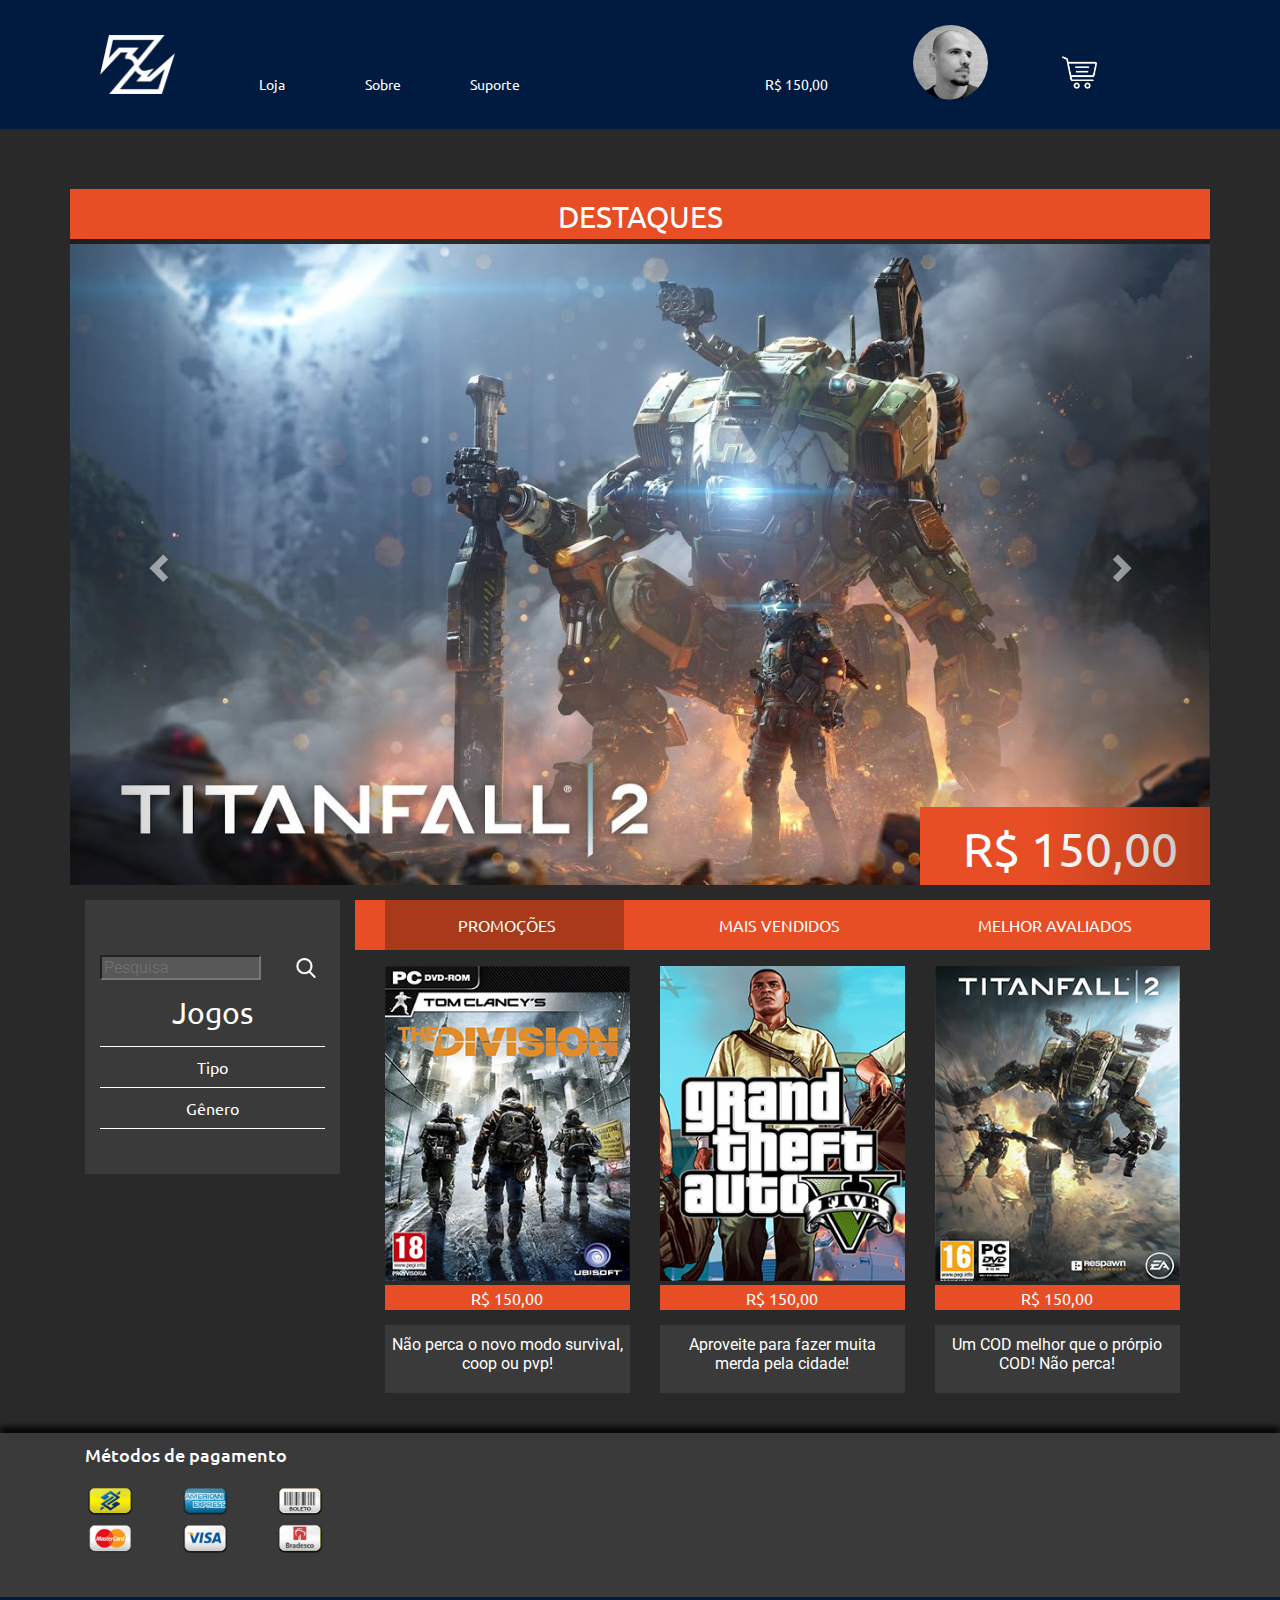
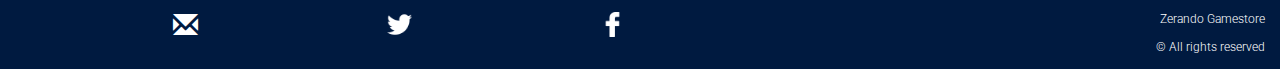
<file: index.html>
<!DOCTYPE HTML>

<html>
    <head>
        <title>ZG</title>
        <meta http-equiv="X-UA-Compatible" content="IE=edge">
        <meta charset="utf-8">
        <meta name="viewport" content="width=device-width, initial-scale=1.0">
        <!-- Bootstrap -->
        <link href="css/bootstrap.min.css" rel="stylesheet" media="screen">
		<link href="css/style.css" rel="stylesheet" media="screen">
		<link href="https://fonts.googleapis.com/css?family=Roboto:300,400,700|Ubuntu:300,400,700" rel="stylesheet">
    </head>

    <body>
		
			<nav class="visible-xs navmobile">
						
						<article class="row partedecima">
							<div class="col-xs-12">
								<a href="index.html"><img src="icons\nav\logo-taludassa-final.png" class="logodesk"/></a>
							</div>
						</article>
						<article class="row partedecima">
							<div class="col-xs-4">
							   <a href="#"><p>Loja</p></a>
							</div>
							<div class="col-xs-4">
							   <a href="#"><p>Sobre</p></a>
							</div>
							<div class="col-xs-4">
							   <a href="#"><p>Suporte</p></a>
							</div>
						</article>
										
						<article class="row partedebaixo">
							<div class="col-xs-4">
							   <a href="#"><p>R&dollar; 150,00</p></a>
							</div>
							<div class="col-xs-4 avatarmob">
							   <a href="perfil_onepunchwerther.html"><img src="Imagens\profile\one_punch_werther.png"/></a>
							</div>
							<div class="col-xs-4 carrinhomob">
							   <a href="#"><img src="icons\nav\carticon.png"/></a>
							</div>
						</article>

						<div class="menuFiltro visible-xs">

					<ul>
					   <li class="dropdowncima"><span class="glyphicon glyphicon-chevron-down"></span>
					      <ul>

							<article class="row">
								<div class="col-xs-12">	
									<h2>Jogos</h2>
								</div>
							</article>
		
							<article class="row">
								<div class="col-xs-12">	
									<ul>
									   <li class="dropdown"><p>Tipo</p>
									      <ul>
									           <li><a href="#">Singleplayer</a></li>
									           <li><a href="#">Multiplayer</a></li>
									           <li><a href="#">Coop</a></li>
									           <li><a href="#">MMO</a></li>
									           <li><a href="#">MOBA</a></li>
									      </ul>
			   							</li>
									</ul>
								</div>
							</article>

							<article class="row">
								<div class="col-xs-12">			
									<ul>
									   <li class="dropdown"><p>Gênero</p>
									      <ul class>
											<li><a href="jogos-action.html">Ação</a></li>
											<li><a href="#">RPG</a></li>
											<li><a href="#">Estratégia</a></li>
											<li><a href="#">Luta</a></li>
											<li><a href="#">Esportes</a></li>
											<li><a href="#">Simuladores</a></li>
											</ul>
										</li>
									</ul>
								</div>
							</article>

							<article class="row">
								<div class="formpesquisa col-xs-10">
									<form>
										<input type="text" class="inputdepesquisa" placeholder="Pesquisa" required></input>
									</form>
								</div>
								<div class="col-xs-2">
									<a href="#"><img src="icons\outros\search.png"/></a>
								</div>
							</article>
							</ul>
						</li>
					</ul>		

				</div>

			</nav>

			<nav class="hidden-xs navdesk">
				<div class="container">
					<article class="row">
						<div class="navesquerdo col-sm-7">
							<article class="row">
								<div class="col-sm-3">
									<a href="#"><img src="icons\nav\logo-taludassa-final.png" class="logodesk"/></a>
								</div>
								<div class="col-sm-2 menunavpai">
									<div class="menusnaves"></div>
								   <a href="#" class="hue"><p>Loja</p></a>
								</div>
								<div class="col-sm-2 menunavpai">
								<div class="menusnavesq"></div>
								   <a href="#" class="hue"><p>Sobre</p></a>
								</div>
								<div class="col-sm-5 menunavpai">
								<div class="menusnav"></div>
								   <a href="#" class="hue"><p>Suporte</p></a>
							   	
								</div>
							</article>
						</div>
						<div class="navdireito col-sm-5">
							<article class="row">
								<div class="col-sm-4 menunavpai">
									<div class="menusnavdir"></div>
								   <a href="#" class="hue"><p>R&dollar; 150,00</p></a>
								</div>
								<div class="col-sm-4">
								   <a href="perfil_onepunchwerther.html">
								   	<img src="Imagens\profile\one_punch_werther.png" class="avatardesk"/>
								   </a>
								</div>
								<div class="col-sm-4 menunavpai">
									<div class="menusnavcar"></div>
								    <a href="#" class="hue">
								   		<img src="icons\nav\carticon.png" class="carrindesk"/>
							   		</a>
								</div>
							</article>
						</div>
					</article>
				</div>
			</nav>

			<div class="container desktop">
				<div class="corpo hidden-xs">

					<div class="topico">
					 	<article class="row">
							<h3 class="col-xs-12">destaques</h3>
						</article>
					</div>

					<div id="carousel-example-generic2" class="carousel slide" data-ride="carousel">
						  <!-- Indicators -->
						 
				
						<!-- Wrapper for slides -->
						<div class="carousel-inner" role="listbox">
							<div class="item active destaques">
								<img src="Imagens\NO RATIO\titanfall2/titanfall2_destaque.jpg" alt="...">
								<a href="#" class="valoresdesk"><p>R&dollar; 150,00</p></a>
								<div class="carousel-caption">
									
								</div>
							</div>
							<div class="item">
								<img src="Imagens\NO RATIO\overwatch/overwatch_destaque.jpg" alt="...">
								<a href="overwatch.html" class="valoresdesk"><p>R&dollar; 150,00</p></a>
								<div class="carousel-caption">
									
								</div>
							</div>
							<div class="item">
								<img src="Imagens\NO RATIO\codlixo\CODlixo_destaque.png" alt="...">
								<a href="#" class="valoresdesk"><p>R&dollar; 150,00</p></a>
								<div class="carousel-caption">
									
								</div>
							</div>
						</div>
					
					  <!-- Controls -->
						<a class="left carousel-control" href="#carousel-example-generic2" role="button" data-slide="prev">
							<span class="glyphicon glyphicon-chevron-left" aria-hidden="true"></span>
							<span class="sr-only">Previous</span>
						</a>
						<a class="right carousel-control" href="#carousel-example-generic2" role="button" data-slide="next">
							<span class="glyphicon glyphicon-chevron-right" aria-hidden="true"></span>
							<span class="sr-only">Next</span>
						</a>
					</div>

					<article class="row">

						<div class="col-sm-3">
							<div class="menuFiltro formdesk hidden-xs">
					
								<article class="row">
									<div class="formpesquisa col-sm-9">
										<form>
											<input type="text" class="inputdepesquisa" placeholder="Pesquisa" required></input>
										</form>
									</div>
									<div class="col-sm-3">
										<a href="#" class="imgform"><img src="icons\outros\search.png"/></a>
									</div>
								</article>

								<article class="row">
									<div class="col-sm-12">	
										<h2>Jogos</h2>
									</div>
								</article>
								
								<article class="row">
									<div class="col-sm-12">	
										<ul>
										   <li class="dropdown"><p>Tipo</p>
										      <ul>
										           <li><a href="#">Singleplayer</a></li>
										           <li><a href="#">Multiplayer</a></li>
										           <li><a href="#">Coop</a></li>
										           <li><a href="#">MMO</a></li>
										           <li><a href="#">MOBA</a></li>
										      </ul>
				   							</li>
										</ul>
									</div>
								</article>

								<article class="row">
									<div class="col-sm-12">			
										<ul>
										   <li class="dropdown"><p>Gênero</p>
										      <ul>
												<li><a href="jogos-action.html">Ação</a></li>
												<li><a href="#">RPG</a></li>
												<li><a href="#">Estratégia</a></li>
												<li><a href="#">Luta</a></li>
												<li><a href="#">Esportes</a></li>
												<li><a href="#">Simuladores</a></li>
												</ul>
											</li>
										</ul>
									</div>
								</article>
							</div>
						</div>


						<div class="col-sm-9 seletordesk corpodoseletordesk">
						<div class="barradecima"></div>
							<article class="row">
								<div class="col-sm-4 selecaodesk">
									<div class="selecionados seleativo" id="selpromocao">
									</div>
									<p id="teste1">Promoções</p>
								</div>
								<div class="col-sm-4 selecaodesk" >
									<div class="selecionados" id="selmaisvendidos">
									<p id="teste2">Mais vendidos</p>
									</div>
								</div>
								<div class="col-sm-4 selecaodesk" >
									<div class="selecionados" id="selmelhoravaliados">
									<p id="teste3">Melhor avaliados</p>
									</div>
								</div>
							</article>

							<div id="promocao">
								<article class="row exibselecao">
									<div class="col-sm-4">
									<img src="Imagens\imgdsktp\division.jpg"/> 
									</div>
									<div class="col-sm-4">
									<img src="Imagens\imgdsktp\gta5.jpg"/> 
									</div>
									<div class="col-sm-4">
									<img src="Imagens\imgdsktp\tf2.jpg"/> 
									</div>
								</article>
								<article class="row exibselecao">
									<div class="col-sm-4">
										<div class="precoselecao">
											<a href="#"><p>R&dollar; 150,00</p></a>
										</div>
									</div>
									<div class="col-sm-4">
										<div class="precoselecao">
											<a href="#"><p>R&dollar; 150,00</p></a>
										</div>
									</div>
									<div class="col-sm-4">
										<div class="precoselecao">
											<a href="#"><p>R&dollar; 150,00</p></a>
										</div>
									</div>
								</article>
								<article class="row exibselecao">
									<div class="col-sm-4">
										<div class="comentarioseleci">
										<p>Não perca o novo modo survival, coop ou pvp!</p>
										</div>
									</div>
									<div class="col-sm-4">
										<div class="comentarioseleci">
										<p>Aproveite para fazer muita merda pela cidade!</p>
										</div>
									</div>
									<div class="col-sm-4">
										<div class="comentarioseleci">
										<p>Um COD melhor que o prórpio COD! Não perca!</p>
										</div>
									</div>
								</article>
							</div>

							<div id="maisvendidos">
								<article class="row exibselecao">
									<div class="col-sm-4">
									<img src="Imagens\imgdsktp\bf1.jpg"/> 
									</div>
									<div class="col-sm-4">
									<img src="Imagens\imgdsktp\codlixo.jpg"/> 
									</div>
									<div class="col-sm-4">
									<img src="Imagens\imgdsktp\gears4.jpg"/> 
									</div>
								</article>
								<article class="row exibselecao">
									<div class="col-sm-4">
										<div class="precoselecao">
											<a href="#"><p>R&dollar; 150,00</p></a>
										</div>
									</div>
									<div class="col-sm-4">
										<div class="precoselecao">
											<a href="#"><p>R&dollar; 150,00</p></a>
										</div>
									</div>
									<div class="col-sm-4">
										<div class="precoselecao">
											<a href="#"><p>R&dollar; 150,00</p></a>
										</div>
									</div>
								</article>
								<article class="row exibselecao">
									<div class="col-sm-4">
										<div class="comentarioseleci">
										<p>Abusivamente caro mas todo mundo compra! Não perca!</p>
										</div>
									</div>
									<div class="col-sm-4">
										<div class="comentarioseleci">
										<p>Por que que vocês ainda compram isso?</p>
										</div>
									</div>
									<div class="col-sm-4">
										<div class="comentarioseleci">
										<p>Exclusivo Microsoft. Compre um e jogue no PC e XONE!</p>
										</div>
									</div>
								</article>
							</div>

							<div id="melhoravaliados">
								<article class="row exibselecao">
									<div class="col-sm-4">
									<img src="Imagens\imgdsktp\ssf5.jpg"/> 
									</div>
									<div class="col-sm-4">
									<img src="Imagens\imgdsktp\skyrim.jpg"/> 
									</div>
									<div class="col-sm-4">
									<img src="Imagens\imgdsktp\ori.jpg"/> 
									</div>
								</article>
								<article class="row exibselecao">
									<div class="col-sm-4">
										<div class="precoselecao">
											<a href="#"><p>R&dollar; 150,00</p></a>
										</div>
									</div>
									<div class="col-sm-4">
										<div class="precoselecao">
											<a href="#"><p>R&dollar; 150,00</p></a>
										</div>
									</div>
									<div class="col-sm-4">
										<div class="precoselecao">
											<a href="#"><p>R&dollar; 150,00</p></a>
										</div>
									</div>
								</article>
								<article class="row exibselecao">
									<div class="col-sm-4">
										<div class="comentarioseleci">
										<p>Se divirta com seus amigos ou apanhe no Multiplayer Online!</p>
										</div>
									</div>
									<div class="col-sm-4">
										<div class="comentarioseleci">
										<p>Prepare-se para perder alguns bons anos da sua vida!</p>
										</div>
									</div>
									<div class="col-sm-4">
										<div class="comentarioseleci">
										<p>O melhor Indie de todos os tempo! </p>
										</div>
									</div>
								</article>
							</div>
						</div>

					</article>

				</div>
			</div>

			<div class="container">
			<div class="corpo visible-xs">
				<div class="topico">
					<article class="row">
						<h3 class="col-xs-12">destaques</h3>
					</article>
					
					
					
						<div id="carousel-example-generic" class="carousel slide" data-ride="carousel">
						  <!-- Indicators -->
						 
				
						<!-- Wrapper for slides -->
						<div class="carousel-inner" role="listbox">
							<div class="item active destaques">
								<img src="Imagens\NO RATIO\titanfall2/titanfall2_destaque.jpg" alt="...">
								<a href="#" class="valores"><p>R&dollar; 150,00</p></a>
								<div class="carousel-caption">
									
								</div>
							</div>
							<div class="item">
								<img src="Imagens\NO RATIO\overwatch/overwatch_destaque.jpg" alt="...">
								<a href="overwatch.html" class="valores"><p>R&dollar; 150,00</p></a>
								<div class="carousel-caption">
									
								</div>
							</div>
							<div class="item">
								<img src="Imagens\NO RATIO\codlixo\CODlixo_destaque.png" alt="...">
								<a href="#" class="valores"><p>R&dollar; 150,00</p></a>
								<div class="carousel-caption">
									
								</div>
							</div>
						</div>
					
					  <!-- Controls -->
						<a class="left carousel-control" href="#carousel-example-generic" role="button" data-slide="prev">
							<span class="glyphicon glyphicon-chevron-left" aria-hidden="true"></span>
							<span class="sr-only">Previous</span>
						</a>
						<a class="right carousel-control" href="#carousel-example-generic" role="button" data-slide="next">
							<span class="glyphicon glyphicon-chevron-right" aria-hidden="true"></span>
							<span class="sr-only">Next</span>
						</a>
						</div>
									
				<div class="topico">
					<h3>promoções</h3>
					<article class="row">
						<div class="primeiro col-xs-12">
							<img src="Imagens\NO RATIO\rocket league\rocket_league_destaque.jpg"/>
							<a href="#" class="valoresgrandes"><p>R&dollar; 150,00</p></a>
						</div>
					</article>
					<article class="row">
						<div class="segundo col-xs-6">
							<img src="Imagens\ratio 1\ori.jpg"/>
							 <a href="#" class="valoresmenoresleft"><p>R&dollar; 150,00</p></a>
						</div>
						<div class="terceiro col-xs-6">
							<img src="Imagens\ratio 1\division2.jpg"/>
							 <a href="#" class="valoresmenores"><p>R&dollar; 150,00</p></a>
						</div>
					</article>
				</div>
				
				<div class="topico">
					<h3>mais vendidos</h3>
					<article class="row">
						<div class="primeiro col-xs-12">
							<img src="Imagens\NO RATIO\gta5\GTA5_destaque2.jpg"/>
							 <a href="#" class="valoresgrandes"><p>R&dollar; 150,00</p></a>
						</div>
					</article>
					<article class="row">
						<div class="segundo col-xs-6">
							<img src="Imagens/ratio%201/skyrim1.jpg"/>
							 <a href="#" class="valoresmenoresleft"><p>R&dollar; 150,00</p></a>
						</div>
						<div class="terceiro col-xs-6">
							<img src="Imagens\ratio 1\destiny2.jpg"/>
							 <a href="#" class="valoresmenores"><p>R&dollar; 150,00</p></a>
						</div>
					</article>
				</div>
				
				<div class="topico">
					<h3>melhor avaliados</h3>
					<article class="row">
						<div class="primeiro col-xs-12">
							<img src="Imagens\NO RATIO\witcher\witcher_destaque2.jpg"/>
							 <a href="#" class="valoresgrandes"><p>R&dollar; 150,00</p></a>
						</div>
					</article>
					<article class="row">
						<div class="segundo col-xs-6">
							<img src="Imagens\ratio 1\bf12.jpg"/>
							 <a href="#" class="valoresmenoresleft"><p>R&dollar; 150,00</p></a>
						</div>
						<div class="terceiro col-xs-6">
							<img src="Imagens\ratio 1\halomcc3.jpg"/>
							 <a href="#" class="valoresmenores"><p>R&dollar; 150,00</p></a>
						</div>
					</article>
				</div>
			</div>
		</div>	
		</div>	
		
			<div class="metodospagamento">
			<div class="container">

				<article class="row">
					<div class="col-xs-12">
						<p>Métodos de pagamento</p>
					</div>
				</article>
				<div class="aceitos">
				<article class="row">
					<div class="col-xs-2 col-sm-1">
						<img src="Imagens/pagamento/bb.png"/>
					</div>
					<div class="col-xs-2 col-sm-1">
						<img src="Imagens/pagamento/ae.png"/>
					</div>
					<div class="col-xs-2 col-sm-1">
						<img src="Imagens/pagamento/boleto.png"/>
					</div>
				</article>
				<article class="row">
					<div class="col-xs-2 col-sm-1">
						<img src="Imagens/pagamento/master.png"/>
					</div>
					<div class="col-xs-2 col-sm-1">
						<img src="Imagens/pagamento/visa.png"/>
					</div>
					<div class="col-xs-2 col-sm-1">
						<img src="Imagens/pagamento/bradesco.png"/>
					</div>
				</article>
				</div>
			</div>
			</div>
				
				<footer>
					<article class="row">
						<div class="col-xs-2">
							<a href="#">
								<span class="glyphicon glyphicon-envelope"></span>
							</a>
						</div>
						<div class="col-xs-2">
							<a href="#">
								<img src="icons\footer\twitter-logo.png">
							</a>
						</div>
						<div class="col-xs-2">
							<a href="#">
								<img src="icons\footer\facebook-logo.png">
							</a>
						</div>
						<div class="col-xs-6">
							<p>Zerando Gamestore</p>
						</div>
					</article>
					<article class="row">
						<div class="col-xs-6">
						<!--uniformizar e colocar os metodos de pagamento ou não?-->
						<!--talvez acrescentar abaixo desse footer hmmmmm conversaremos-->	
						</div>
						<div class="col-xs-6">
							<p>&copy; All rights reserved</p>
						</div>
					</article>
			</footer>
				
	
	
        <script src="https://ajax.googleapis.com/ajax/libs/jquery/1.11.1/jquery.min.js"></script>
        <script src="js/bootstrap.min.js"></script>
        <script src="js/jquery-3.1.1.min.js"></script>
        <script src="js/jszerandosalgado.js"></script>
    </body>
</html>
</file>
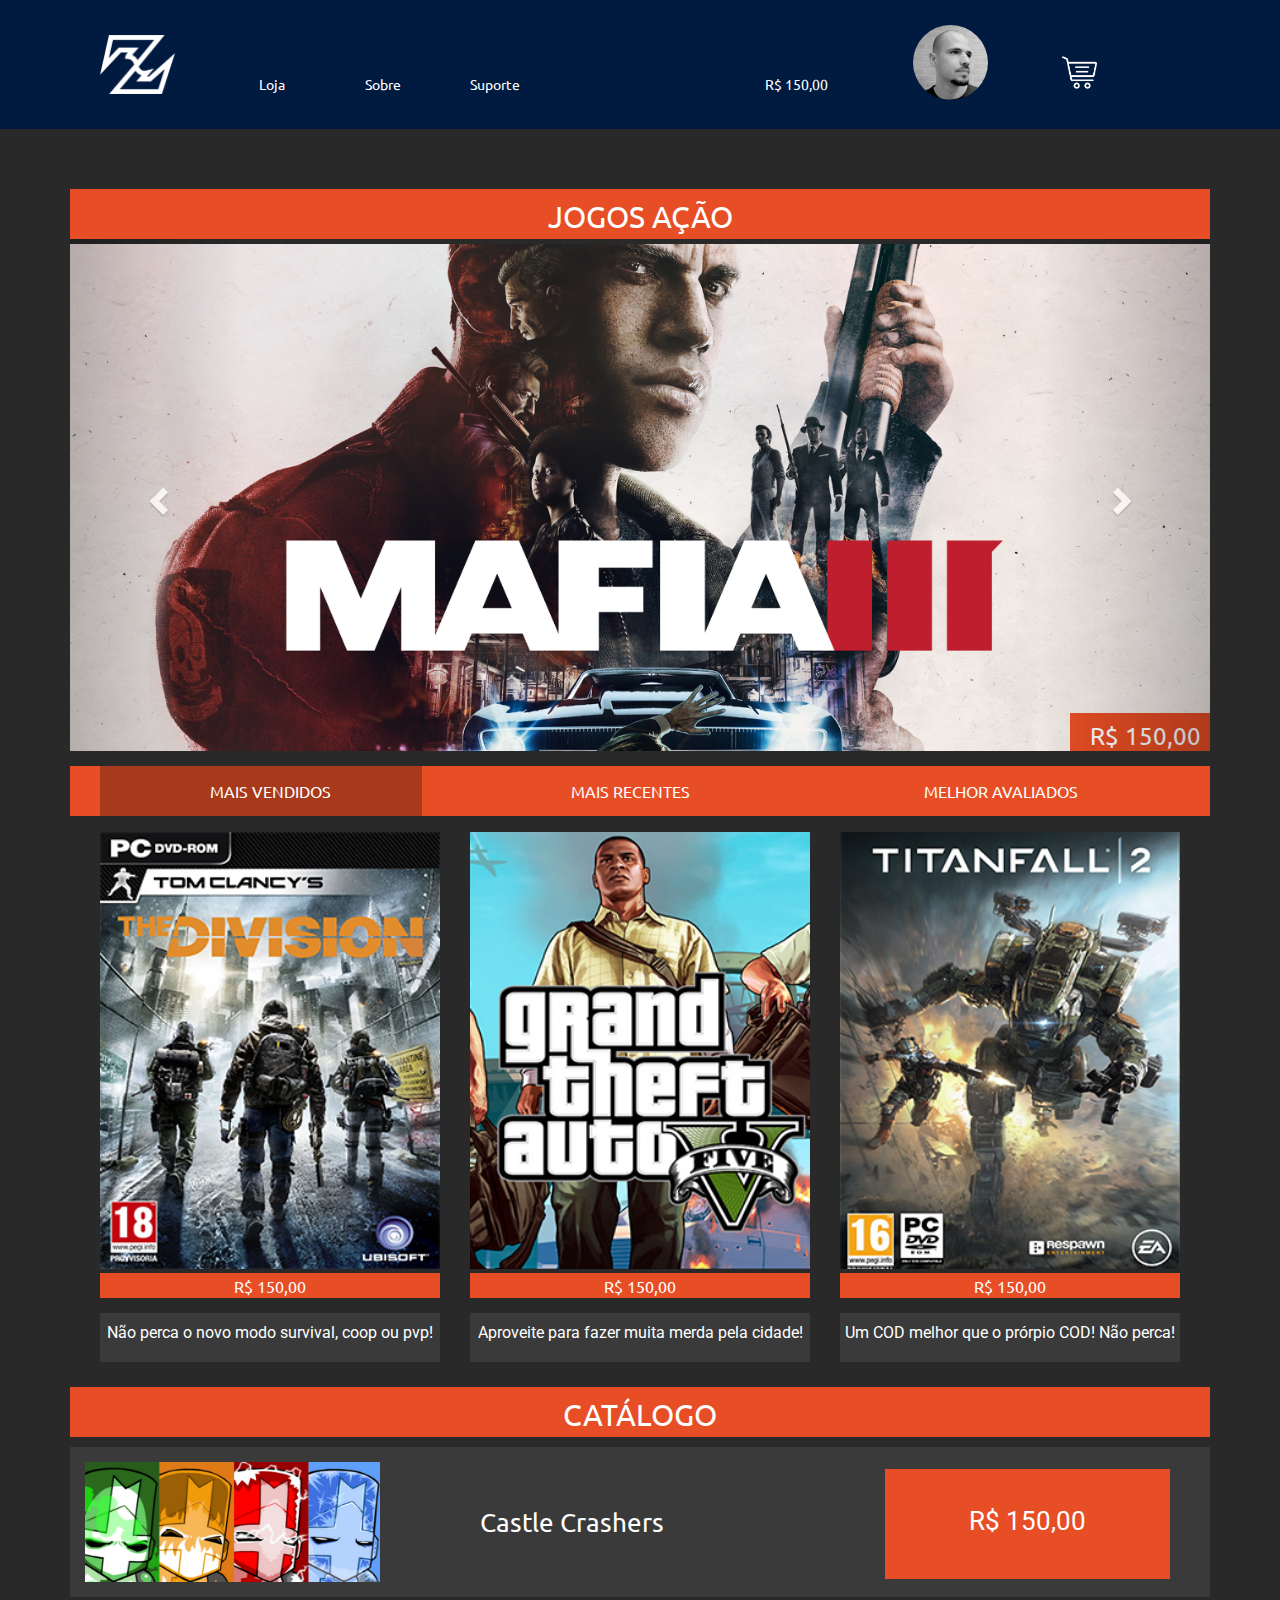
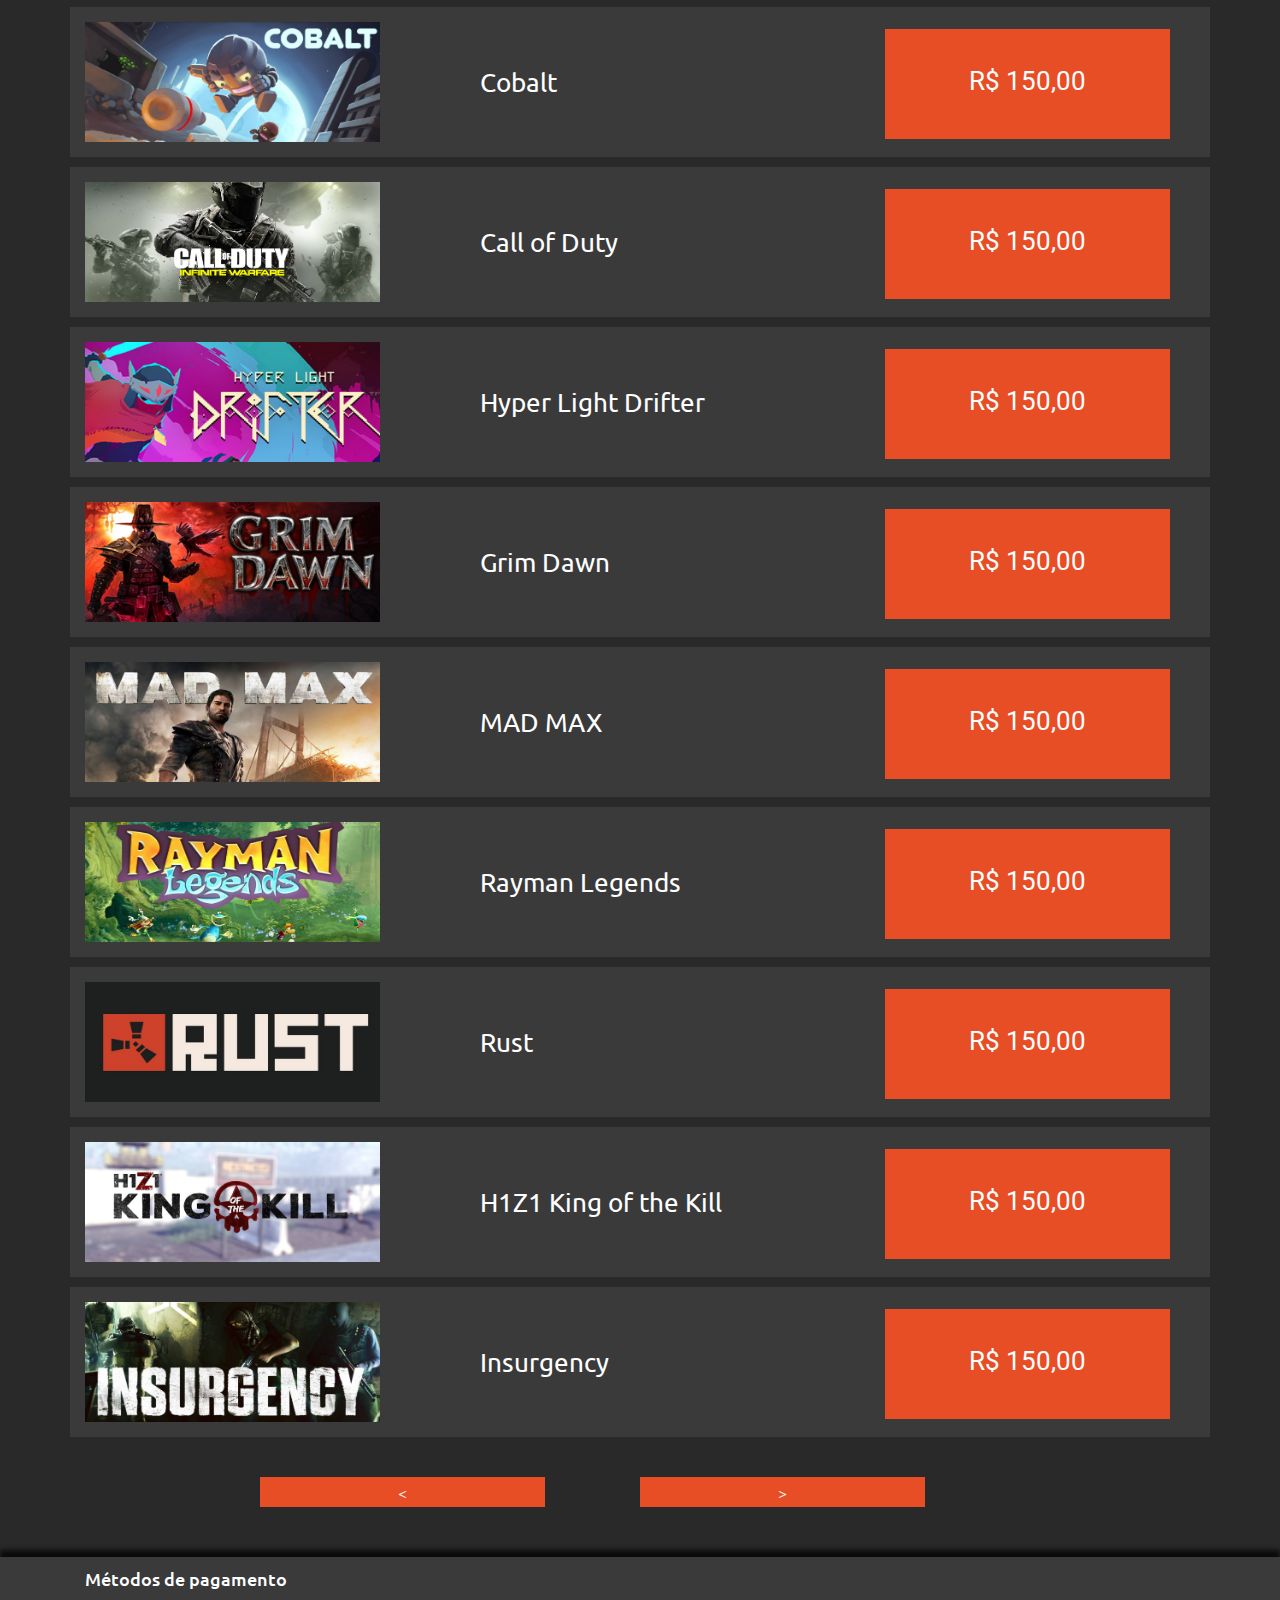
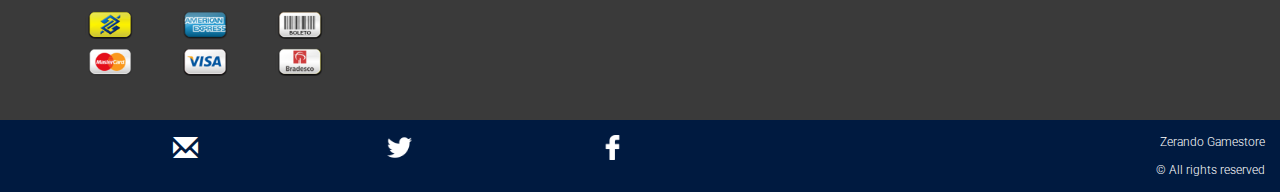
<file: jogos-action.html>
<!DOCTYPE HTML>

<html>
    <head>
        <title>ZG</title>
        <meta http-equiv="X-UA-Compatible" content="IE=edge">
        <meta charset="utf-8">
        <meta name="viewport" content="width=device-width, initial-scale=1.0">
        <!-- Bootstrap -->
        <link href="css/bootstrap.min.css" rel="stylesheet" media="screen">
		<link href="css/style.css" rel="stylesheet" media="screen">
		<link href="https://fonts.googleapis.com/css?family=Roboto:300,400,700|Ubuntu:300,400,700" rel="stylesheet">
    </head>

    <body>
		
			<nav class="visible-xs navmobile">
						
				<article class="row partedecima">
					<div class="col-xs-12">
						<a href="index.html"><img src="icons\nav\logo-taludassa-final.png" class="logodesk"/></a>
					</div>
				</article>
				<article class="row partedecima">
					<div class="col-xs-4">
					   <a href="#"><p>Loja</p></a>
					</div>
					<div class="col-xs-4">
					   <a href="#"><p>Sobre</p></a>
					</div>
					<div class="col-xs-4">
					   <a href="#"><p>Suporte</p></a>
					</div>
				</article>
								
				<article class="row partedebaixo">
					<div class="col-xs-4">
					   <a href="#"><p>R&dollar; 150,00</p></a>
					</div>
					<div class="col-xs-4 avatarmob">
					   <a href="perfil_onepunchwerther.html"><img src="Imagens\profile\one_punch_werther.png"/></a>
					</div>
					<div class="col-xs-4 carrinhomob">
					   <a href="#"><img src="icons\nav\carticon.png"/></a>
					</div>
				</article>

				<div class="menuFiltro visible-xs">

					<ul>
					   <li class="dropdowncima"><span class="glyphicon glyphicon-chevron-down"></span>
					      <ul>

							<article class="row">
								<div class="col-xs-12">	
									<h2>Jogos</h2>
								</div>
							</article>
		
							<article class="row">
								<div class="col-xs-12">	
									<ul>
									   <li class="dropdown"><p>Tipo</p>
									      <ul>
									           <li><a href="#">Singleplayer</a></li>
									           <li><a href="#">Multiplayer</a></li>
									           <li><a href="#">Coop</a></li>
									           <li><a href="#">MMO</a></li>
									           <li><a href="#">MOBA</a></li>
									      </ul>
			   							</li>
									</ul>
								</div>
							</article>

							<article class="row">
								<div class="col-xs-12">			
									<ul>
									   <li class="dropdown"><p>Gênero</p>
									      <ul class>
											<li><a href="jogos-action.html">Ação</a></li>
											<li><a href="#">RPG</a></li>
											<li><a href="#">Estratégia</a></li>
											<li><a href="#">Luta</a></li>
											<li><a href="#">Esportes</a></li>
											<li><a href="#">Simuladores</a></li>
											</ul>
										</li>
									</ul>
								</div>
							</article>

							<article class="row">
								<div class="formpesquisa col-xs-10">
									<form>
										<input type="text" class="inputdepesquisa" placeholder="Pesquisa" required></input>
									</form>
								</div>
								<div class="col-xs-2">
									<a href="#"><img src="icons\outros\search.png"/></a>
								</div>
							</article>
							</ul>
						</li>
					</ul>		

				</div>
				
			</nav>

			<nav class="hidden-xs navdesk">
				<div class="container">
					<article class="row">
						<div class="navesquerdo col-sm-7">
							<article class="row">
								<div class="col-sm-3">
									<a href="index.html"><img src="icons\nav\logo-taludassa-final.png" class="logodesk"/></a>
								</div>
								<div class="col-sm-2 menunavpai">
									<div class="menusnaves"></div>
								   <a href="#" class="hue"><p>Loja</p></a>
								</div>
								<div class="col-sm-2 menunavpai">
								<div class="menusnavesq"></div>
								   <a href="#" class="hue"><p>Sobre</p></a>
								</div>
								<div class="col-sm-5 menunavpai">
								<div class="menusnav"></div>
								   <a href="#" class="hue"><p>Suporte</p></a>
							   	
								</div>
							</article>
						</div>
						<div class="navdireito col-sm-5">
							<article class="row">
								<div class="col-sm-4 menunavpai">
									<div class="menusnavdir"></div>
								   <a href="#" class="hue"><p>R&dollar; 150,00</p></a>
								</div>
								<div class="col-sm-4">
								   <a href="perfil_onepunchwerther.html">
								   	<img src="Imagens\profile\one_punch_werther.png" class="avatardesk"/>
								   </a>
								</div>
								<div class="col-sm-4 menunavpai">
									<div class="menusnavcar"></div>
								    <a href="#" class="hue">
								   		<img src="icons\nav\carticon.png" class="carrindesk"/>
							   		</a>
								</div>
							</article>
						</div>
					</article>
				</div>
			</nav>

			<div class="container desktop">
				<div class="corpo hidden-xs">

					<div class="topico">
					 	<article class="row">
							<h3 class="col-xs-12">Jogos Ação</h3>
						</article>
					</div>

					<div id="carousel-example-generic2" class="carousel slide" data-ride="carousel">
						  <!-- Indicators -->
						 
				
						<!-- Wrapper for slides -->
						<div class="carousel-inner" role="listbox">
							<div class="item active destaques">
								<img src="Imagens\ratio 1\mafia.jpg" alt="...">
								<a href="#" class="valores"><p>R&dollar; 150,00</p></a>
								<div class="carousel-caption">
									
								</div>
							</div>
							<div class="item">
								<img src="Imagens\ratio 1\saintsrow.jpg" alt="...">
								<a href="#" class="valores"><p>R&dollar; 150,00</p></a>
								<div class="carousel-caption">
									
								</div>
							</div>
							<div class="item">
								<img src="Imagens\ratio 1\nomansky.jpg" alt="...">
								<a href="#" class="valores"><p>R&dollar; 150,00</p></a>
								<div class="carousel-caption">
									
								</div>
							</div>
						</div>
					
					  <!-- Controls -->
						<a class="left carousel-control" href="#carousel-example-generic2" role="button" data-slide="prev">
							<span class="glyphicon glyphicon-chevron-left" aria-hidden="true"></span>
							<span class="sr-only">Previous</span>
						</a>
						<a class="right carousel-control" href="#carousel-example-generic2" role="button" data-slide="next">
							<span class="glyphicon glyphicon-chevron-right" aria-hidden="true"></span>
							<span class="sr-only">Next</span>
						</a>
					</div>

					<article class="row">

						<div class="col-sm-12 seletordesk corpodoseletordesk">
						<div class="barradecima"></div>
							<article class="row">
								<div class="col-sm-4 selecaodesk">
									<div class="selecionados seleativo" id="selpromocao">
									</div>
									<p id="teste1">Mais vendidos</p>
								</div>
								<div class="col-sm-4 selecaodesk" >
									<div class="selecionados" id="selmaisvendidos">
									<p id="teste2">Mais recentes</p>
									</div>
								</div>
								<div class="col-sm-4 selecaodesk" >
									<div class="selecionados" id="selmelhoravaliados">
									<p id="teste3">Melhor avaliados</p>
									</div>
								</div>
							</article>

							<div id="promocao">
								<article class="row exibselecao">
									<div class="col-sm-4">
									<img src="Imagens\imgdsktp\division.jpg"/> 
									</div>
									<div class="col-sm-4">
									<img src="Imagens\imgdsktp\gta5.jpg"/> 
									</div>
									<div class="col-sm-4">
									<img src="Imagens\imgdsktp\tf2.jpg"/> 
									</div>
								</article>
								<article class="row exibselecao">
									<div class="col-sm-4">
										<div class="precoselecao">
											<a href="#"><p>R&dollar; 150,00</p></a>
										</div>
									</div>
									<div class="col-sm-4">
										<div class="precoselecao">
											<a href="#"><p>R&dollar; 150,00</p></a>
										</div>
									</div>
									<div class="col-sm-4">
										<div class="precoselecao">
											<a href="#"><p>R&dollar; 150,00</p></a>
										</div>
									</div>
								</article>
								<article class="row exibselecao">
									<div class="col-sm-4">
										<div class="comentarioseleci">
										<p>Não perca o novo modo survival, coop ou pvp!</p>
										</div>
									</div>
									<div class="col-sm-4">
										<div class="comentarioseleci">
										<p>Aproveite para fazer muita merda pela cidade!</p>
										</div>
									</div>
									<div class="col-sm-4">
										<div class="comentarioseleci">
										<p>Um COD melhor que o prórpio COD! Não perca!</p>
										</div>
									</div>
								</article>
							</div>

							<div id="maisvendidos">
								<article class="row exibselecao">
									<div class="col-sm-4">
									<img src="Imagens\imgdsktp\bf1.jpg"/> 
									</div>
									<div class="col-sm-4">
									<img src="Imagens\imgdsktp\codlixo.jpg"/> 
									</div>
									<div class="col-sm-4">
									<img src="Imagens\imgdsktp\gears4.jpg"/> 
									</div>
								</article>
								<article class="row exibselecao">
									<div class="col-sm-4">
										<div class="precoselecao">
											<a href="#"><p>R&dollar; 150,00</p></a>
										</div>
									</div>
									<div class="col-sm-4">
										<div class="precoselecao">
											<a href="#"><p>R&dollar; 150,00</p></a>
										</div>
									</div>
									<div class="col-sm-4">
										<div class="precoselecao">
											<a href="#"><p>R&dollar; 150,00</p></a>
										</div>
									</div>
								</article>
								<article class="row exibselecao">
									<div class="col-sm-4">
										<div class="comentarioseleci">
										<p>Abusivamente caro mas todo mundo compra! Não perca!</p>
										</div>
									</div>
									<div class="col-sm-4">
										<div class="comentarioseleci">
										<p>Por que que vocês ainda compram isso?</p>
										</div>
									</div>
									<div class="col-sm-4">
										<div class="comentarioseleci">
										<p>Exclusivo Microsoft. Compre um e jogue no PC e XONE!</p>
										</div>
									</div>
								</article>
							</div>

							<div id="melhoravaliados">
								<article class="row exibselecao">
									<div class="col-sm-4">
									<img src="Imagens\imgdsktp\ssf5.jpg"/> 
									</div>
									<div class="col-sm-4">
									<img src="Imagens\imgdsktp\skyrim.jpg"/> 
									</div>
									<div class="col-sm-4">
									<img src="Imagens\imgdsktp\ori.jpg"/> 
									</div>
								</article>
								<article class="row exibselecao">
									<div class="col-sm-4">
										<div class="precoselecao">
											<a href="#"><p>R&dollar; 150,00</p></a>
										</div>
									</div>
									<div class="col-sm-4">
										<div class="precoselecao">
											<a href="#"><p>R&dollar; 150,00</p></a>
										</div>
									</div>
									<div class="col-sm-4">
										<div class="precoselecao">
											<a href="#"><p>R&dollar; 150,00</p></a>
										</div>
									</div>
								</article>
								<article class="row exibselecao">
									<div class="col-sm-4">
										<div class="comentarioseleci">
										<p>Se divirta com seus amigos ou apanhe no Multiplayer Online!</p>
										</div>
									</div>
									<div class="col-sm-4">
										<div class="comentarioseleci">
										<p>Prepare-se para perder alguns bons anos da sua vida!</p>
										</div>
									</div>
									<div class="col-sm-4">
										<div class="comentarioseleci">
										<p>O melhor Indie de todos os tempo! </p>
										</div>
									</div>
								</article>
							</div>
						</div>

					</article>

					<div class="topico">
					 	<article class="row">
							<h3 class="col-xs-12">Catálogo</h3>
						</article>
						<article class="row catalogodesk">
							 <div class="col-xs-4 cataljogosdesk">
								 <img src="Imagens\ratio 1\ccrashers3.jpg" />
							 </div>
							 <p class="col-xs-4 nomedojogodesk">Castle Crashers</p>
							 <a href="#"><p class="col-xs-3 preçodojogodesk">R&dollar; 150,00</p></a>						
						</article>
					
						<article class="row catalogodesk">
							 <div class="col-xs-4 cataljogosdesk">
								 <img src="Imagens\ratio 1\cobalt2.jpg" />
							 </div>
							 <p class="col-xs-4 nomedojogodesk">Cobalt</p>
							 <a href="#"><p class="col-xs-3 preçodojogodesk">R&dollar; 150,00</p></a>						
						</article>

						<article class="row catalogodesk">
							 <div class="col-xs-4 cataljogosdesk">
								 <img src="Imagens\ratio 1\codlixo.jpg" />
							 </div>
							 <p class="col-xs-4 nomedojogodesk">Call of Duty</p>
							 <a href="#"><p class="col-xs-3 preçodojogodesk">R&dollar; 150,00</p></a>						
						</article>

						<article class="row catalogodesk">
							 <div class="col-xs-4 cataljogosdesk">
								 <img src="Imagens\ratio 1\drifter2.jpg" />
							 </div>
							 <p class="col-xs-4 nomedojogodesk">Hyper Light Drifter</p>
							 <a href="#"><p class="col-xs-3 preçodojogodesk">R&dollar; 150,00</p></a>						
						</article>

						<article class="row catalogodesk">
							 <div class="col-xs-4 cataljogosdesk">
								 <img src="Imagens\ratio 1\grimdawn.jpg" />
							 </div>
							 <p class="col-xs-4 nomedojogodesk">Grim Dawn</p>
							 <a href="#"><p class="col-xs-3 preçodojogodesk">R&dollar; 150,00</p></a>						
						</article>

						<article class="row catalogodesk">
							 <div class="col-xs-4 cataljogosdesk">
								 <img src="Imagens\ratio 1\madmax-destaque.jpg" />
							 </div>
							 <p class="col-xs-4 nomedojogodesk">MAD MAX</p>
							 <a href="#"><p class="col-xs-3 preçodojogodesk">R&dollar; 150,00</p></a>						
						</article>

						<article class="row catalogodesk">
							 <div class="col-xs-4 cataljogosdesk">
								 <img src="Imagens\ratio 1\rayman.jpg" />
							 </div>
							 <p class="col-xs-4 nomedojogodesk">Rayman Legends</p>
							 <a href="#"><p class="col-xs-3 preçodojogodesk">R&dollar; 150,00</p></a>						
						</article>

						<article class="row catalogodesk">
							 <div class="col-xs-4 cataljogosdesk">
								 <img src="Imagens\ratio 1\rust.jpg" />
							 </div>
							 <p class="col-xs-4 nomedojogodesk">Rust</p>
							 <a href="#"><p class="col-xs-3 preçodojogodesk">R&dollar; 150,00</p></a>						
						</article>

						<article class="row catalogodesk">
							 <div class="col-xs-4 cataljogosdesk">
								 <img src="Imagens\ratio 1\h1z13.jpg" />
							 </div>
							 <p class="col-xs-4 nomedojogodesk">H1Z1 King of the Kill</p>
							 <a href="#"><p class="col-xs-3 preçodojogodesk">R&dollar; 150,00</p></a>						
						</article>

						<article class="row catalogodesk">
							 <div class="col-xs-4 cataljogosdesk">
								 <img src="Imagens\ratio 1\insurgency.jpg" />
							 </div>
							 <p class="col-xs-4 nomedojogodesk">Insurgency</p>
							 <a href="#"><p class="col-xs-3 preçodojogodesk">R&dollar; 150,00</p></a>						
						</article>

					<article class="row">
					 	<a href="#" class="col-xs-2"></a>
					  	<a href="#" class="col-xs-3 vermais">&lt;</a>
					   	<a href="#" class="col-xs-1"></a>
				     	<a href="#" class="col-xs-3 vermais">&gt;</a>
				      	<a href="#" class="col-xs-2"></a>
					</article>
					</div>

				</div>
			</div>

			<div class="container">
			<div class="corpo visible-xs">

				<div class="topico">
					<article class="row">
						<h3 class="col-xs-12">jogos de ação</h3>
					</article>
				
						<div id="carousel-example-generic" class="carousel slide" data-ride="carousel">
						  <!-- Indicators -->
						  
				
						<!-- Wrapper for slides -->
						<div class="carousel-inner" role="listbox">
							<div class="item active destaques">
								<img src="Imagens\ratio 1\mafia.jpg" alt="...">
								<a href="#" class="valores"><p>R&dollar; 150,00</p></a>
								<div class="carousel-caption">
									
								</div>
							</div>
							<div class="item">
								<img src="Imagens\ratio 1\saintsrow.jpg" alt="...">
								<a href="#" class="valores"><p>R&dollar; 150,00</p></a>
								<div class="carousel-caption">
									
								</div>
							</div>
							<div class="item">
								<img src="Imagens\ratio 1\nomansky.jpg" alt="...">
								<a href="#" class="valores"><p>R&dollar; 150,00</p></a>
								<div class="carousel-caption">
									
								</div>
							</div>
						</div>
					
					  <!-- Controls -->
						<a class="left carousel-control" href="#carousel-example-generic" role="button" data-slide="prev">
							<span class="glyphicon glyphicon-chevron-left" aria-hidden="true"></span>
							<span class="sr-only">Previous</span>
						</a>
						<a class="right carousel-control" href="#carousel-example-generic" role="button" data-slide="next">
							<span class="glyphicon glyphicon-chevron-right" aria-hidden="true"></span>
							<span class="sr-only">Next</span>
						</a>
						</div>
									
				<div class="topico">
					<h3>mais vendidos</h3>
					<article class="row">
						<div class="primeiro col-xs-12">
							<img src="Imagens\ratio 1\tombraider-destaque4.jpg"/>
							<a href="#" class="valoresgrandes"><p>R&dollar; 150,00</p></a>
						</div>
					</article>
					<article class="row">
						<div class="segundo col-xs-6">
							<img src="Imagens\ratio 1\watchdogs.jpg"/>
							 <a href="#" class="valoresmenoresleft"><p>R&dollar; 150,00</p></a>
						</div>
						<div class="terceiro col-xs-6">
							<img src="Imagens\ratio 1\massefctand-destaque.jpg"/>
							 <a href="#" class="valoresmenores"><p>R&dollar; 150,00</p></a>
						</div>
					</article>
				</div>
				
				<div class="topico">
					<h3>mais recentes</h3>
					<article class="row">
						<div class="primeiro col-xs-12">
							<img src="Imagens\ratio 1\ass-creed-synd-destaque3.jpg"/>
							 <a href="#" class="valoresgrandes"><p>R&dollar; 150,00</p></a>
						</div>
					</article>
					<article class="row">
						<div class="segundo col-xs-6">
							<img src="Imagens/ratio 1/chivalry.jpg"/>
							 <a href="#" class="valoresmenoresleft"><p>R&dollar; 150,00</p></a>
						</div>
						<div class="terceiro col-xs-6">
							<img src="Imagens\ratio 1\cobalt.jpg"/>
							 <a href="#" class="valoresmenores"><p>R&dollar; 150,00</p></a>
						</div>
					</article>
				</div>
				
				<div class="topico">
					<h3>melhor avaliados</h3>
					<article class="row">
						<div class="primeiro col-xs-12">
							<img src="Imagens\ratio 1\daylight3.jpg"/>
							 <a href="#" class="valoresgrandes"><p>R&dollar; 150,00</p></a>
						</div>
					</article>
					<article class="row">
						<div class="segundo col-xs-6">
							<img src="Imagens\ratio 1\tombraider-destaque2.jpg"/>
							 <a href="#" class="valoresmenoresleft"><p>R&dollar; 150,00</p></a>
						</div>
						<div class="terceiro col-xs-6">
							<img src="Imagens\ratio 1\wehappyfew.jpg"/>
							 <a href="#" class="valoresmenores"><p>R&dollar; 150,00</p></a>
						</div>
					</article>
				</div>
				
				<div class="topico">
					<h3>catálogo</h3>
					
					<article class="row catalogomob">
						 <div class="col-xs-4 cataljogosmob">
							 <img src="Imagens\ratio 1\ccrashers3.jpg" />
						 </div>
						 <p class="col-xs-5 nomedojogo">Castle Crashers</p>
						 <a href="#"><p class="col-xs-3 preçodojogo">R&dollar; 150,00</p></a>						
					</article>
					
					<article class="row catalogomob">
						 <div class="col-xs-4 cataljogosmob">
							 <img src="Imagens\ratio 1\cobalt2.jpg" />
						 </div>
						 <p class="col-xs-5 nomedojogo">Cobalt</p>
						 <a href="#"><p class="col-xs-3 preçodojogo">R&dollar; 150,00</p></a>						
					</article>
					
					<article class="row catalogomob">
						 <div class="col-xs-4 cataljogosmob">
							 <img src="Imagens\ratio 1\codlixo.jpg" />
						 </div>
						 <p class="col-xs-5 nomedojogo">Call Of Duty</p>
						 <a href="#"><p class="col-xs-3 preçodojogo">R&dollar; 150,00</p></a>						
					</article>
					
					<article class="row catalogomob">
						 <div class="col-xs-4 cataljogosmob">
							 <img src="Imagens\ratio 1\drifter2.jpg" />
						 </div>
						 <p class="col-xs-5 nomedojogo">Hyper Light Drifter</p>
						 <a href="#"><p class="col-xs-3 preçodojogo">R&dollar; 150,00</p></a>						
					</article>
					
					<article class="row catalogomob">
						 <div class="col-xs-4 cataljogosmob">
							 <img src="Imagens\ratio 1\grimdawn.jpg" />
						 </div>
						 <p class="col-xs-5 nomedojogo">Grim Dawn</p>
						 <a href="#"><p class="col-xs-3 preçodojogo">R&dollar; 150,00</p></a>						
					</article>
					
					<article class="row catalogomob">
						 <div class="col-xs-4 cataljogosmob">
							 <img src="Imagens\ratio 1\madmax-destaque.jpg" />
						 </div>
						 <p class="col-xs-5 nomedojogo">MAD MAX</p>
						 <a href="#"><p class="col-xs-3 preçodojogo">R&dollar; 150,00</p></a>						
					</article>
					
					<article class="row catalogomob">
						 <div class="col-xs-4 cataljogosmob">
							 <img src="Imagens\ratio 1\rayman.jpg" />
						 </div>
						 <p class="col-xs-5 nomedojogo">Rayman Legends</p>
						 <a href="#"><p class="col-xs-3 preçodojogo">R&dollar; 150,00</p></a>						
					</article>
					
					<article class="row catalogomob">
						 <div class="col-xs-4 cataljogosmob">
							 <img src="Imagens\ratio 1\rust.jpg" />
						 </div>
						 <p class="col-xs-5 nomedojogo">Rust</p>
						 <a href="#"><p class="col-xs-3 preçodojogo">R&dollar; 150,00</p></a>						
					</article>
					
					<article class="row catalogomob">
						 <div class="col-xs-4 cataljogosmob">
							 <img src="Imagens\ratio 1\h1z13.jpg" />
						 </div>
						 <p class="col-xs-5 nomedojogo">H1Z1 King of The Kill</p>
						 <a href="#"><p class="col-xs-3 preçodojogo">R&dollar; 150,00</p></a>						
					</article>
					
					<article class="row catalogomob">
						 <div class="col-xs-4 cataljogosmob">
							 <img src="Imagens\ratio 1\insurgency.jpg" />
						 </div>
						 <p class="col-xs-5 nomedojogo">Insurgency</p>
						 <a href="#"><p class="col-xs-3 preçodojogo">R&dollar; 150,00</p></a>						
					</article>
					<article class="row">
						 <a href="#" class="col-xs-4 col-xs-offset-4 vermais">Ver mais...</a>
					</article>
				</div>
			</div>

		</div>	
		</div>	

			<div class="metodospagamento">
			<div class="container">

				<article class="row">
					<div class="col-xs-12">
						<p>Métodos de pagamento</p>
					</div>
				</article>
				<div class="aceitos">
				<article class="row">
					<div class="col-xs-2 col-sm-1">
						<img src="Imagens/pagamento/bb.png"/>
					</div>
					<div class="col-xs-2 col-sm-1">
						<img src="Imagens/pagamento/ae.png"/>
					</div>
					<div class="col-xs-2 col-sm-1">
						<img src="Imagens/pagamento/boleto.png"/>
					</div>
				</article>
				<article class="row">
					<div class="col-xs-2 col-sm-1">
						<img src="Imagens/pagamento/master.png"/>
					</div>
					<div class="col-xs-2 col-sm-1">
						<img src="Imagens/pagamento/visa.png"/>
					</div>
					<div class="col-xs-2 col-sm-1">
						<img src="Imagens/pagamento/bradesco.png"/>
					</div>
				</article>
				</div>
			</div>
			</div>
				
				<footer>
					<article class="row">
						<div class="col-xs-2">
							<a href="#">
								<span class="glyphicon glyphicon-envelope"></span>
							</a>
						</div>
						<div class="col-xs-2">
							<a href="#">
								<img src="icons\footer\twitter-logo.png">
							</a>
						</div>
						<div class="col-xs-2">
							<a href="#">
								<img src="icons\footer\facebook-logo.png">
							</a>
						</div>
						<div class="col-xs-6">
							<p>Zerando Gamestore</p>
						</div>
					</article>
					<article class="row">
						<div class="col-xs-6">
						<!--uniformizar e colocar os metodos de pagamento ou não?-->
						<!--talvez acrescentar abaixo desse footer hmmmmm conversaremos-->	
						</div>
						<div class="col-xs-6">
							<p>&copy; All rights reserved</p>
						</div>
					</article>
			</footer>
				
	
	
        <script src="https://ajax.googleapis.com/ajax/libs/jquery/1.11.1/jquery.min.js"></script>
        <script src="js/bootstrap.min.js"></script>
        <script src="js/jquery-3.1.1.min.js"></script>
        <script src="js/jszerandosalgado.js"></script>
    </body>
</html>
</file>
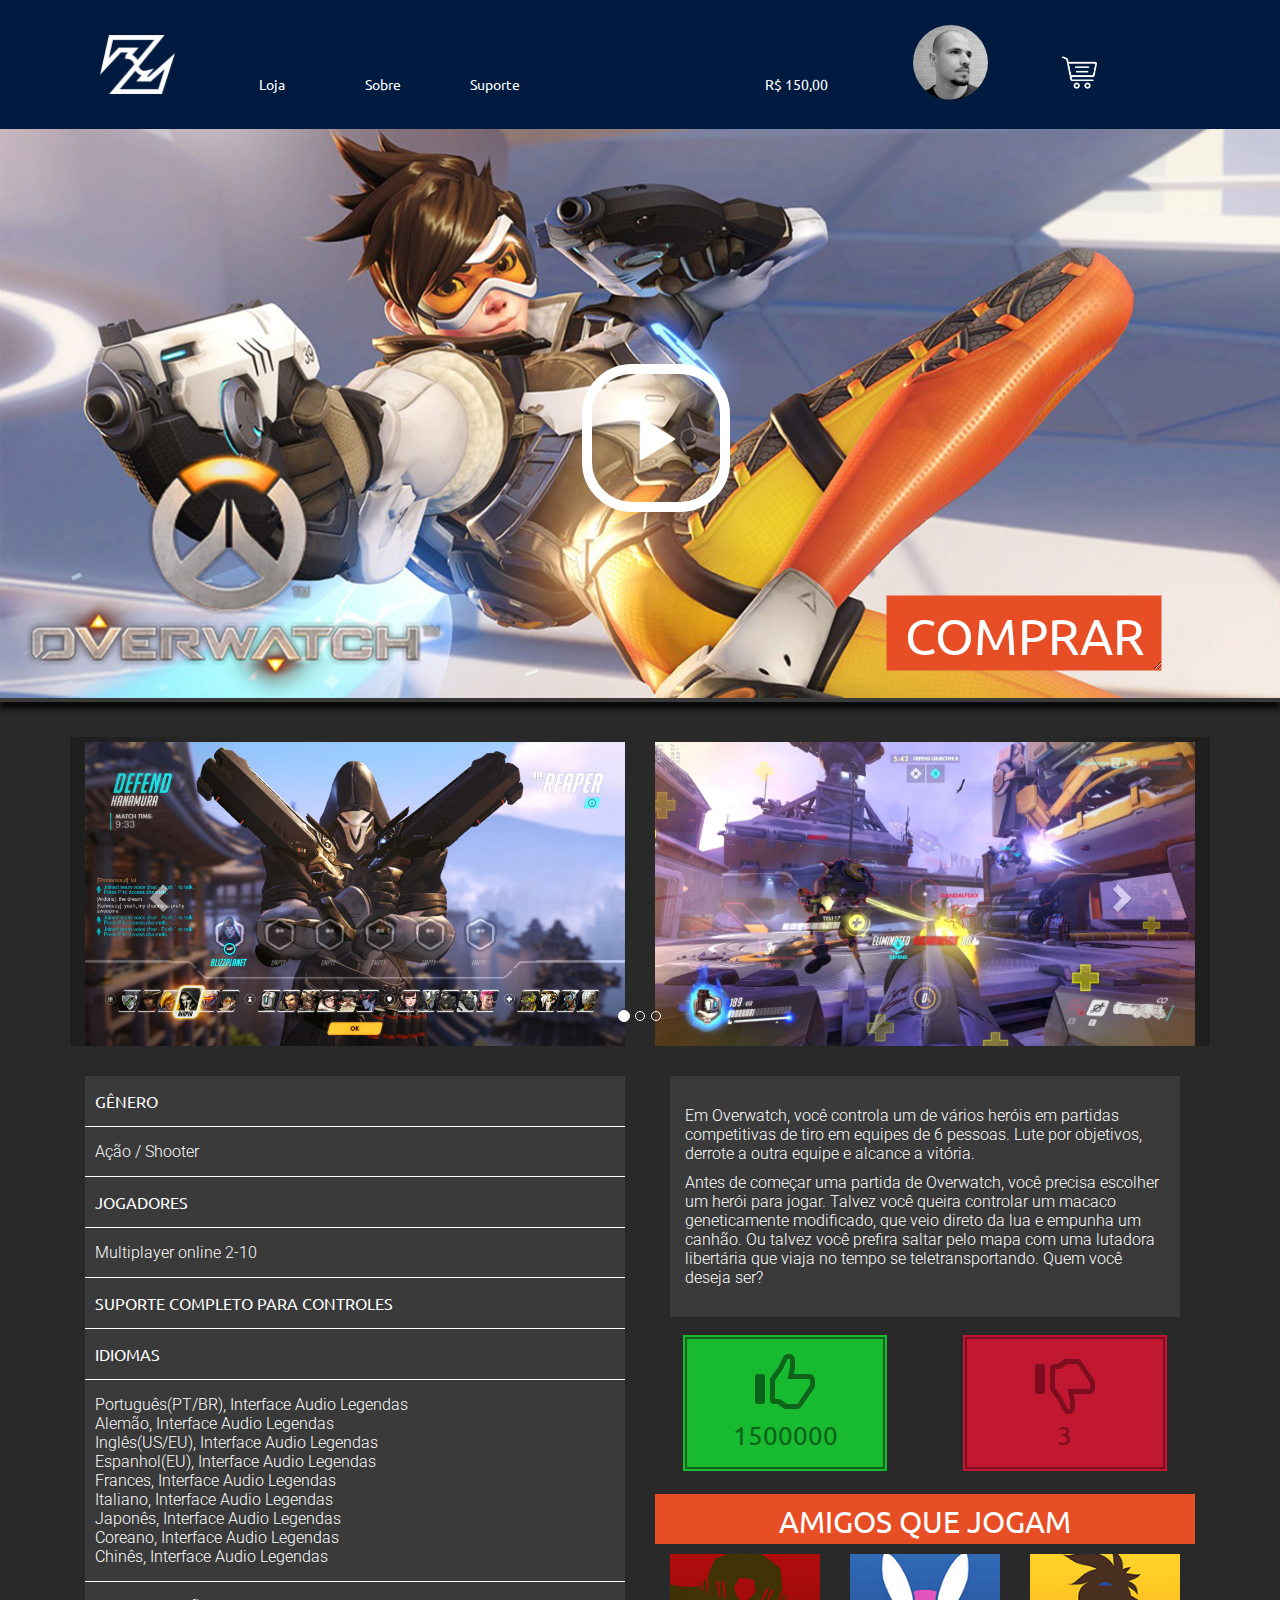
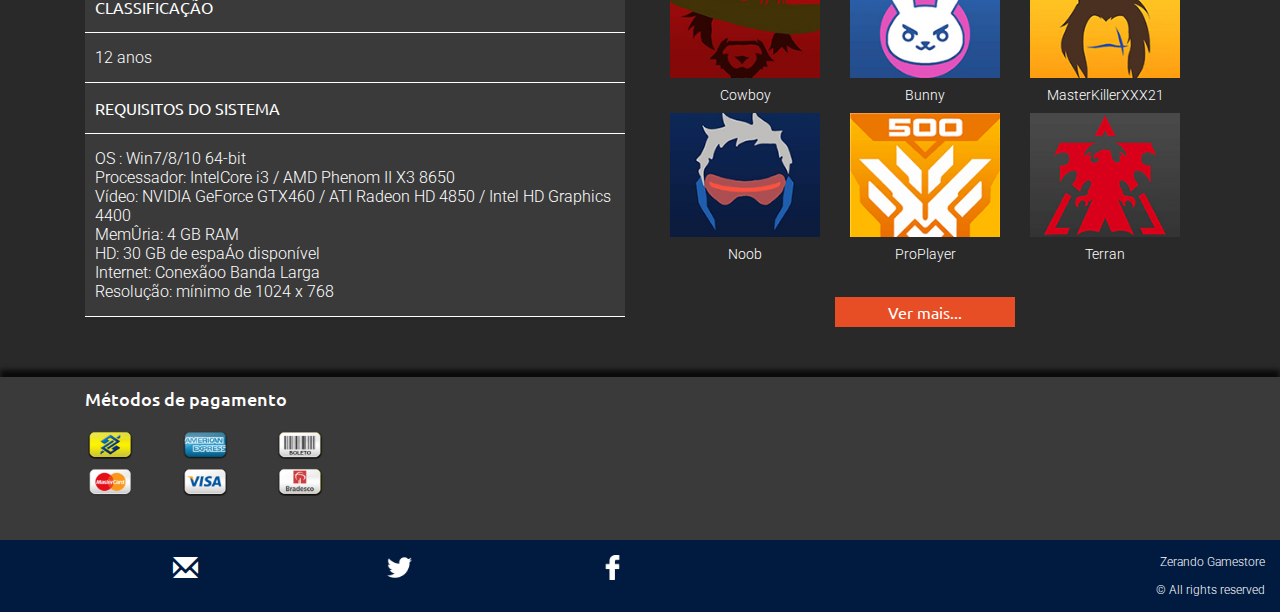
<file: overwatch.html>
<!DOCTYPE HTML>

<html>
    <head>
        <title>ZG</title>
        <meta http-equiv="X-UA-Compatible" content="IE=edge">
        <meta charset="utf-8">
        <meta name="viewport" content="width=device-width, initial-scale=1.0">
        <!-- Bootstrap -->
        <link href="css/bootstrap.min.css" rel="stylesheet" media="screen">
		<link href="css/style.css" rel="stylesheet" media="screen">
		<link href="https://fonts.googleapis.com/css?family=Roboto:300,400,700|Ubuntu:300,400,700" rel="stylesheet">
    </head>

    <body>
		
			<nav class="visible-xs navmobile">
						
				<article class="row partedecima">
					<div class="col-xs-12">
						<a href="index.html"><img src="icons\nav\logo-taludassa-final.png" class="logodesk"/></a>
					</div>
				</article>
				<article class="row partedecima">
					<div class="col-xs-4">
					   <a href="#"><p>Loja</p></a>
					</div>
					<div class="col-xs-4">
					   <a href="#"><p>Sobre</p></a>
					</div>
					<div class="col-xs-4">
					   <a href="#"><p>Suporte</p></a>
					</div>
				</article>
								
				<article class="row partedebaixo">
					<div class="col-xs-4">
					   <a href="#"><p>R&dollar; 150,00</p></a>
					</div>
					<div class="col-xs-4 avatarmob">
					   <a href="perfil_onepunchwerther.html"><img src="Imagens\profile\one_punch_werther.png"/></a>
					</div>
					<div class="col-xs-4 carrinhomob">
					   <a href="#"><img src="icons\nav\carticon.png"/></a>
					</div>
				</article>

				<div class="menuFiltro visible-xs">

					<ul>
					   <li class="dropdowncima"><span class="glyphicon glyphicon-chevron-down"></span>
					      <ul class="teste">

							<article class="row">
								<div class="col-xs-12">	
									<h2>Jogos</h2>
								</div>
							</article>
		
							<article class="row">
								<div class="col-xs-12">	
									<ul>
									   <li class="dropdown"><p>Tipo</p>
									      <ul>
									           <li><a href="#">Singleplayer</a></li>
									           <li><a href="#">Multiplayer</a></li>
									           <li><a href="#">Coop</a></li>
									           <li><a href="#">MMO</a></li>
									           <li><a href="#">MOBA</a></li>
									      </ul>
			   							</li>
									</ul>
								</div>
							</article>

							<article class="row">
								<div class="col-xs-12">			
									<ul>
									   <li class="dropdown"><p>Gênero</p>
									      <ul>
											<li><a href="jogos-action.html">Ação</a></li>
											<li><a href="#">RPG</a></li>
											<li><a href="#">Estratégia</a></li>
											<li><a href="#">Luta</a></li>
											<li><a href="#">Esportes</a></li>
											<li><a href="#">Simuladores</a></li>
											</ul>
										</li>
									</ul>
								</div>
							</article>

							<article class="row">
								<div class="formpesquisa col-xs-10">
									<form>
										<input type="text" class="inputdepesquisa" placeholder="Pesquisa" required></input>
									</form>
								</div>
								<div class="col-xs-2">
									<a href="#"><img src="icons\outros\search.png"/></a>
								</div>
							</article>
							</ul>
						</li>
					</ul>		

				</div>
			</nav>

			<nav class="hidden-xs navdesk">
				<div class="container">
					<article class="row">
						<div class="navesquerdo col-sm-7">
							<article class="row">
								<div class="col-sm-3">
									<a href="index.html"><img src="icons\nav\logo-taludassa-final.png" class="logodesk"/></a>
								</div>
								<div class="col-sm-2 menunavpai">
									<div class="menusnaves"></div>
								   <a href="#" class="hue"><p>Loja</p></a>
								</div>
								<div class="col-sm-2 menunavpai">
								<div class="menusnavesq"></div>
								   <a href="#" class="hue"><p>Sobre</p></a>
								</div>
								<div class="col-sm-5 menunavpai">
								<div class="menusnav"></div>
								   <a href="#" class="hue"><p>Suporte</p></a>
							   	
								</div>
							</article>
						</div>
						<div class="navdireito col-sm-5">
							<article class="row">
								<div class="col-sm-4 menunavpai">
									<div class="menusnavdir"></div>
								   <a href="#" class="hue"><p>R&dollar; 150,00</p></a>
								</div>
								<div class="col-sm-4">
								   <a href="perfil_onepunchwerther.html">
								   	<img src="Imagens\profile\one_punch_werther.png" class="avatardesk"/>
								   </a>
								</div>
								<div class="col-sm-4 menunavpai">
									<div class="menusnavcar"></div>
								    <a href="#" class="hue">
								   		<img src="icons\nav\carticon.png" class="carrindesk"/>
							   		</a>
								</div>
							</article>
						</div>
					</article>
				</div>
			</nav>

				<div class="capadoperfil visible-xs">
					<img src="Imagens\ratio 1\overwatch.jpg" class="capadoperfilmob"/>
				</div>

				<div class="capadoperfildesk hidden-xs">
					<img src="Imagens\ratio 1\overwatch.jpg" class="capadoperfilmob"/>
					<a href="#">
						<span class="glyphicon glyphicon-play playvideo" id="mosvideo"></span>
					</a>
					<iframe width="560" height="315" src="https://www.youtube.com/embed/FqnKB22pOC0?wmode=transparent&rel=0" frameborder="0" allowfullscreen class="videodesk col-sm-6" id="rodarvideo"></iframe>
					<a href="#"><p>Comprar</p></a>
				</div>

			<div class="container">
				<div class="corpo visible-xs">

					<iframe width="100%" height="auto" src="https://www.youtube.com/embed/FqnKB22pOC0" frameborder="0" allowfullscreen></iframe>

					<div id="carousel-example-generic" class="carousel slide" data-ride="carousel">
						  <!-- Indicators -->
						 
				
						<!-- Wrapper for slides -->
						<div class="carousel-inner" role="listbox">
							<div class="item active destaques">
								<img src="Imagens\ow-gameplay\reaper.jpg" alt="...">
								<div class="carousel-caption">
									
								</div>
							</div>
							<div class="item">
								<img src="Imagens\ow-gameplay\tracer.jpg" alt="...">
								<div class="carousel-caption">
									
								</div>
							</div>
							<div class="item">
								<img src="Imagens\ow-gameplay\symm.jpg" alt="...">
								<div class="carousel-caption">
									
								</div>
							</div>
						</div>
					
					  <!-- Controls -->
						<a class="left carousel-control" href="#carousel-example-generic" role="button" data-slide="prev">
							<span class="glyphicon glyphicon-chevron-left" aria-hidden="true"></span>
							<span class="sr-only">Previous</span>
						</a>
						<a class="right carousel-control" href="#carousel-example-generic" role="button" data-slide="next">
							<span class="glyphicon glyphicon-chevron-right" aria-hidden="true"></span>
							<span class="sr-only">Next</span>
						</a>
						</div>
						
						<div class="topico">
							<article class="row">
								<h3 class="col-xs-12">comprar</h3>
							</article>
						</div>

						<div class="descricaoJogo">
							<div class="texto">
							<article class="row">
								<p class="col-xs-12">
								Em Overwatch, você controla um de vários heróis em partidas competitivas de tiro em equipes de 6 pessoas. Lute por objetivos, derrote a outra equipe e alcance a vitória.
                                </p>
                            </article>
                            <article class="row">
								<p class="col-xs-12">
								Antes de começar uma partida de Overwatch, você precisa escolher um herói para jogar.
                                Talvez você queira controlar um macaco geneticamente modificado, que veio direto da lua e empunha um canhão. Ou talvez você prefira saltar pelo mapa com uma lutadora libertária que viaja no tempo se teletransportando. Quem você deseja ser?
                                </p>
                            </article>
                            </div>
                        </div>

                        <div class="avaliacoes">
                    		<article class="row">
                    			<div class="positivos col-xs-5">
                    				<span class="glyphicon glyphicon-thumbs-up"></span>
                    				<p>1500000</p>
                    			</div>
                    			<div class="col-xs-2"></div>
                    			<div class="negativos col-xs-5">
                    				<span class="glyphicon glyphicon-thumbs-down"></span>
                    				<p>3</p>
                    			</div>
							</article>
						</div>

						<div class="fichatecnica">
							<article class="row">
								<div class="tituloficha col-xs-12">
								<p>Gênero</p>
								</div>
							</article>
							<article class="row">
								<div class="conteudo col-xs-12">
								<p>Ação &#47 Shooter</p>
								</div>
							</article>
							<article class="row">
								<div class="tituloficha col-xs-12">
								<p>Jogadores</p>
								</div>
							</article>
							<article class="row">
								<div class="conteudo col-xs-12">
								<p>Multiplayer online 2-10</p>
								</div>
							</article>
							<article class="row">
								<div class="tituloficha col-xs-12">
								<p>Suporte completo para controles</p>
								</div>
							</article>
							<article class="row">
								<div class="tituloficha col-xs-12">
								<p>Idiomas</p>
								</div>
							</article>
							<article class="row">
								<div class="conteudo col-xs-12">
								<p>Português(PT/BR), Interface Audio Legendas</p>
								<p>Alemão, Interface Audio Legendas</p>
								<p>Inglês(US/EU), Interface Audio Legendas</p>
								<p>Espanhol(EU), Interface Audio Legendas</p>
								<p>Frances, Interface Audio Legendas</p>
								<p>Italiano, Interface Audio Legendas</p>
								<p>Japonês, Interface Audio Legendas</p>
								<p>Coreano, Interface Audio Legendas</p>
								<p>Chinês, Interface Audio Legendas</p>
								</div>
							</article>
							<article class="row">
								<div class="tituloficha col-xs-12">
								<p>Classificação</p>
								</div>
							</article>
							<article class="row">
								<div class="conteudo col-xs-12">
								<p>12 anos</p>
								</div>
							</article>
							<article class="row">
								<div class="tituloficha col-xs-12">
								<p>Requisitos do sistema</p>
								</div>
							</article>
							<article class="row">
								<div class="conteudo col-xs-12">
								<p>OS : Win7/8/10 64-bit</p>
								<p>Processador: IntelCore i3 / AMD Phenom II X3 8650</p>
								<p>Vídeo: NVIDIA GeForce GTX460 / ATI Radeon HD 4850 / Intel HD Graphics 4400</p>
								<p>MemÛria: 4 GB RAM</p>
								<p>HD: 30 GB de espaÁo disponível</p>
								<p>Internet: Conexãoo Banda Larga</p>
								<p>Resolução: mínimo de 1024 x 768</p>
								</div>
							</article>
						</div>

				</div>
			</div>

			<div class="container desktop">
				<div class="corpo hidden-xs">

					<div id="carousel-example-generic2" class="carousel slide" data-ride="carousel">
					  <!-- Indicators -->
					  <ol class="carousel-indicators">
					    <li data-target="#carousel-example-generic" data-slide-to="0" class="active"></li>
					    <li data-target="#carousel-example-generic" data-slide-to="1"></li>
					    <li data-target="#carousel-example-generic" data-slide-to="2"></li>
					  </ol>

					  <!-- Wrapper for slides -->
					  <div class="carousel-inner" role="listbox">
							<div class="item active destaques">
								<article class="row">
									<img src="Imagens\ow-gameplay\reaper.jpg" alt="..." class="col-sm-6">
									<img src="Imagens\ow-gameplay\bastion.jpg" alt="..." class="col-sm-6">
								</article>
								<div class="carousel-caption">
									
								</div>
							</div>
							<div class="item">
								<article class="row">
									<img src="Imagens\ow-gameplay\symm.jpg" alt="..." class="col-sm-6">
									<img src="Imagens\ow-gameplay\tracer.jpg" alt="..." class="col-sm-6">
								</article>
								<div class="carousel-caption">
									
								</div>
							</div>
							<div class="item">
								<article class="row">
									<img src="Imagens\ow-gameplay\phara.jpg" alt="..." class="col-sm-6">
									<img src="Imagens\ow-gameplay\widow.jpg" alt="..." class="col-sm-6">
								</article>
								<div class="carousel-caption">
									
								</div>
							</div>
						</div>

					  <!-- Controls -->
					  <a class="left carousel-control" href="#carousel-example-generic2" role="button" data-slide="prev">
					    <span class="glyphicon glyphicon-chevron-left" aria-hidden="true"></span>
					    <span class="sr-only">Previous</span>
					  </a>
					  <a class="right carousel-control" href="#carousel-example-generic2" role="button" data-slide="next">
					    <span class="glyphicon glyphicon-chevron-right" aria-hidden="true"></span>
					    <span class="sr-only">Next</span>
					  </a>
					</div>

					<div class="row">
				        <div class="col-sm-6">
				            <div class="fichatecnica">
							<article class="row">
								<div class="tituloficha col-sm-12">
								<p>Gênero</p>
								</div>
							</article>
							<article class="row">
								<div class="conteudo col-sm-12">
								<p>Ação &#47 Shooter</p>
								</div>
							</article>
							<article class="row">
								<div class="tituloficha col-sm-12">
								<p>Jogadores</p>
								</div>
							</article>
							<article class="row">
								<div class="conteudo col-sm-12">
								<p>Multiplayer online 2-10</p>
								</div>
							</article>
							<article class="row">
								<div class="tituloficha col-sm-12">
								<p>Suporte completo para controles</p>
								</div>
							</article>
							<article class="row">
								<div class="tituloficha col-sm-12">
								<p>Idiomas</p>
								</div>
							</article>
							<article class="row">
								<div class="conteudo col-sm-12">
								<p>Português(PT/BR), Interface Audio Legendas</p>
								<p>Alemão, Interface Audio Legendas</p>
								<p>Inglês(US/EU), Interface Audio Legendas</p>
								<p>Espanhol(EU), Interface Audio Legendas</p>
								<p>Frances, Interface Audio Legendas</p>
								<p>Italiano, Interface Audio Legendas</p>
								<p>Japonês, Interface Audio Legendas</p>
								<p>Coreano, Interface Audio Legendas</p>
								<p>Chinês, Interface Audio Legendas</p>
								</div>
							</article>
							<article class="row">
								<div class="tituloficha col-sm-12">
								<p>Classificação</p>
								</div>
							</article>
							<article class="row">
								<div class="conteudo col-sm-12">
								<p>12 anos</p>
								</div>
							</article>
							<article class="row">
								<div class="tituloficha col-sm-12">
								<p>Requisitos do sistema</p>
								</div>
							</article>
							<article class="row">
								<div class="conteudo col-sm-12">
								<p>OS : Win7/8/10 64-bit</p>
								<p>Processador: IntelCore i3 / AMD Phenom II X3 8650</p>
								<p>Vídeo: NVIDIA GeForce GTX460 / ATI Radeon HD 4850 / Intel HD Graphics 4400</p>
								<p>MemÛria: 4 GB RAM</p>
								<p>HD: 30 GB de espaÁo disponível</p>
								<p>Internet: Conexãoo Banda Larga</p>
								<p>Resolução: mínimo de 1024 x 768</p>
								</div>
							</article>
							</div>
				        </div>
				        <div class="col-sm-6">
				            <div class="row">
				                <div class="col-sm-12">
				                	<div class="descricaoJogo">
										<div class="texto">
										<article class="row">
											<p class="col-sm-12">
											Em Overwatch, você controla um de vários heróis em partidas competitivas de tiro em equipes de 6 pessoas. Lute por objetivos, derrote a outra equipe e alcance a vitória.
			                                </p>
			                            </article>
			                            <article class="row">
											<p class="col-sm-12">
											Antes de começar uma partida de Overwatch, você precisa escolher um herói para jogar.
			                                Talvez você queira controlar um macaco geneticamente modificado, que veio direto da lua e empunha um canhão. Ou talvez você prefira saltar pelo mapa com uma lutadora libertária que viaja no tempo se teletransportando. Quem você deseja ser?
			                                </p>
			                            </article>
	                            		</div>
                        			</div>
                        		</div>
				                <div class="avaliacoesdesk">
		                    		<article class="row">
		                    			<div class="positivos col-sm-5">
		                    				<span class="glyphicon glyphicon-thumbs-up"></span>
		                    				<p>1500000</p>
		                    			</div>
		                    			<div class="col-sm-2"></div>
		                    			<div class="negativos col-sm-5">
		                    				<span class="glyphicon glyphicon-thumbs-down"></span>
		                    				<p>3</p>
		                    			</div>
									</article>
								</div>
								<article class="row topico">
								<h3>Amigos que Jogam</h3>
								<article class="row conquistasmob">
								<div class="col-xs-4 conquistamobile">
									<img src="Imagens\profile\bamf.jpg" />
									<p>Cowboy</p>
								</div>
								<div class="col-xs-4 conquistamobile">
									<img src="Imagens\profile\bunny.jpg" />
									<p>Bunny</p>
								</div>
								<div class="col-xs-4 conquistamobile">
									<img src="Imagens\profile\hanzo.jpg" />
									<p>MasterKillerXXX21</p>
								</div>
								</article>
								<article class="row conquistasmob">
								<div class="col-xs-4 conquistamobile">
									<img src="Imagens\profile\soldier.jpg" />
									<p>Noob</p>
								</div>
								<div class="col-xs-4 conquistamobile">
									<img src="Imagens\profile\viciado.jpg" />
									<p>ProPlayer</p>
								</div>
								<div class="col-xs-4 conquistamobile">
									<img src="Imagens\profile\starcraft.jpg" />
									<p>Terran</p>
								</div>
								</article>
								</article>
								<article class="row">
									 <a href="#" class="col-xs-4 col-xs-offset-4 vermais">Ver mais...</a>
								</article>
				            </div>
				        </div>
				    </div>

						
				</div>
			</div>

			<div class="metodospagamento">
			<div class="container">

				<article class="row">
					<div class="col-xs-12">
						<p>Métodos de pagamento</p>
					</div>
				</article>
				<div class="aceitos">
				<article class="row">
					<div class="col-xs-2 col-sm-1">
						<img src="Imagens/pagamento/bb.png"/>
					</div>
					<div class="col-xs-2 col-sm-1">
						<img src="Imagens/pagamento/ae.png"/>
					</div>
					<div class="col-xs-2 col-sm-1">
						<img src="Imagens/pagamento/boleto.png"/>
					</div>
				</article>
				<article class="row">
					<div class="col-xs-2 col-sm-1">
						<img src="Imagens/pagamento/master.png"/>
					</div>
					<div class="col-xs-2 col-sm-1">
						<img src="Imagens/pagamento/visa.png"/>
					</div>
					<div class="col-xs-2 col-sm-1">
						<img src="Imagens/pagamento/bradesco.png"/>
					</div>
				</article>
				</div>
			</div>
			</div>
				
				<footer>
					<article class="row">
						<div class="col-xs-2">
							<a href="#">
								<span class="glyphicon glyphicon-envelope"></span>
							</a>
						</div>
						<div class="col-xs-2">
							<a href="#">
								<img src="icons\footer\twitter-logo.png">
							</a>
						</div>
						<div class="col-xs-2">
							<a href="#">
								<img src="icons\footer\facebook-logo.png">
							</a>
						</div>
						<div class="col-xs-6">
							<p>Zerando Gamestore</p>
						</div>
					</article>
					<article class="row">
						<div class="col-xs-6">
						<!--uniformizar e colocar os metodos de pagamento ou não?-->
						<!--talvez acrescentar abaixo desse footer hmmmmm conversaremos-->	
						</div>
						<div class="col-xs-6">
							<p>&copy; All rights reserved</p>
						</div>
					</article>
			</footer>
				
	
	
        <script src="https://ajax.googleapis.com/ajax/libs/jquery/1.11.1/jquery.min.js"></script>
        <script src="js/bootstrap.min.js"></script>
        <script src="js/jquery-3.1.1.min.js"></script>
        <script src="js/jszerandosalgado.js"></script>
    </body>
</html>
</file>
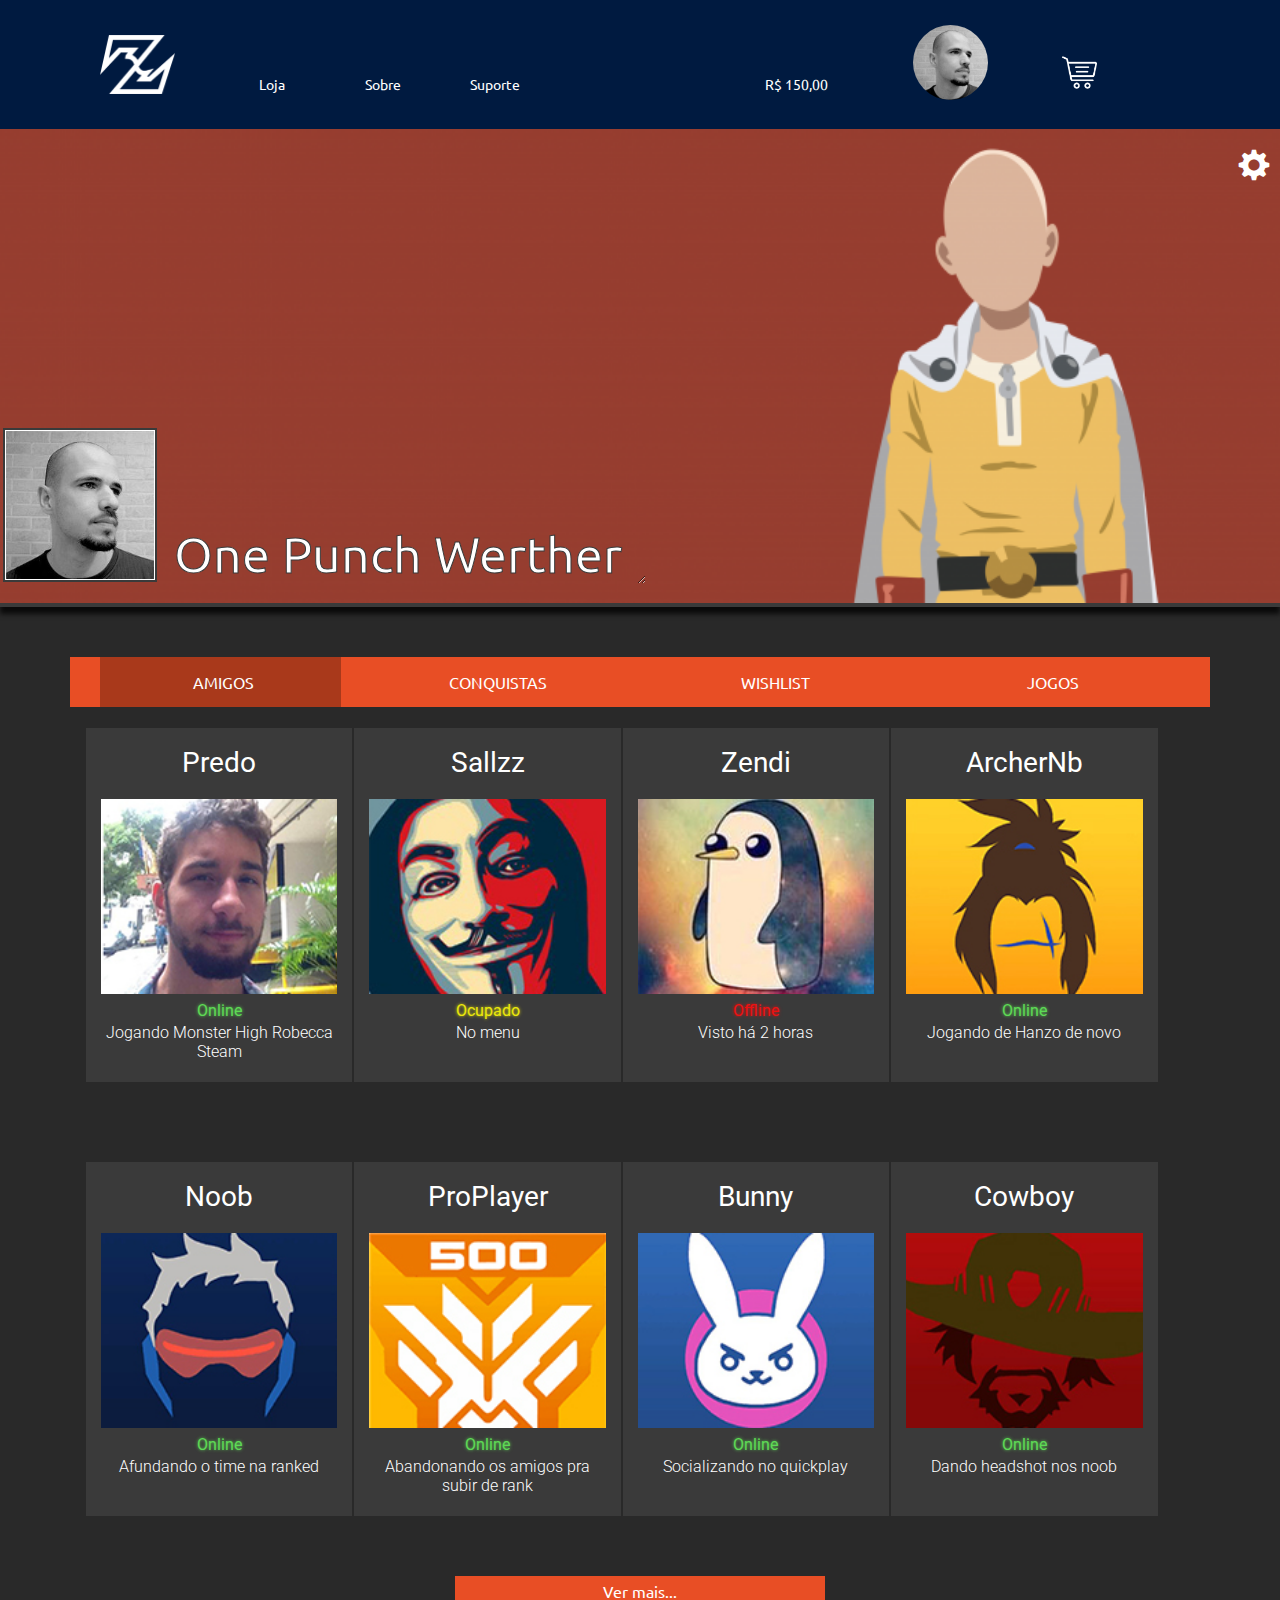
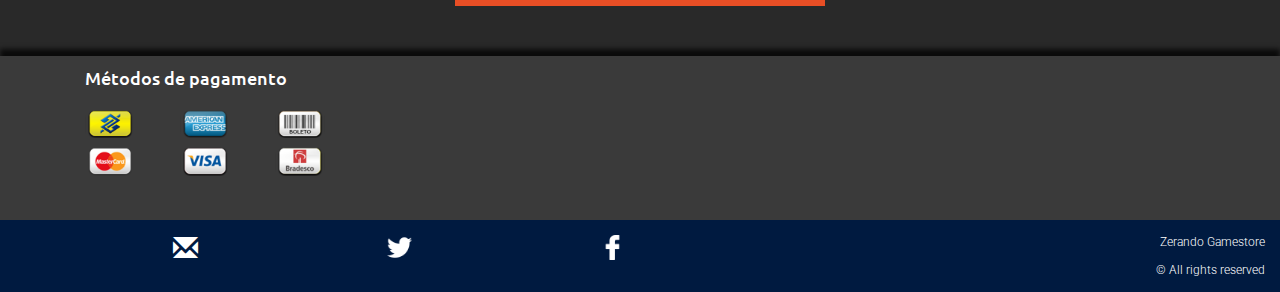
<file: perfil_onepunchwerther.html>
<!DOCTYPE HTML>

<html>
    <head>
        <title>ZG</title>
        <meta http-equiv="X-UA-Compatible" content="IE=edge">
        <meta charset="utf-8">
        <meta name="viewport" content="width=device-width, initial-scale=1.0">
        <!-- Bootstrap -->
        <link href="css/bootstrap.min.css" rel="stylesheet" media="screen">
		<link href="css/style.css" rel="stylesheet" media="screen">
		<link href="https://fonts.googleapis.com/css?family=Roboto:300,400,700|Ubuntu:300,400,700" rel="stylesheet">
    </head>

    <body>
		
			<nav class="visible-xs navmobile">
						
						<article class="row partedecima">
							<div class="col-xs-12">
								<a href="index.html"><img src="icons\nav\logo-taludassa-final.png" class="logodesk"/></a>
							</div>
						</article>
						<article class="row partedecima">
							<div class="col-xs-4">
							   <a href="#"><p>Loja</p></a>
							</div>
							<div class="col-xs-4">
							   <a href="#"><p>Sobre</p></a>
							</div>
							<div class="col-xs-4">
							   <a href="#"><p>Suporte</p></a>
							</div>
						</article>
										
						<article class="row partedebaixo">
							<div class="col-xs-4">
							   <a href="#"><p>R&dollar; 150,00</p></a>
							</div>
							<div class="col-xs-4 avatarmob">
							   <a href="perfil_onepunchwerther.html"><img src="Imagens\profile\one_punch_werther.png"/></a>
							</div>
							<div class="col-xs-4 carrinhomob">
							   <a href="#"><img src="icons\nav\carticon.png"/></a>
							</div>
						</article>

						<div class="menuFiltro visible-xs">

					<ul>
					   <li class="dropdowncima"><span class="glyphicon glyphicon-chevron-down"></span>
					      <ul>

							<article class="row">
								<div class="col-xs-12">	
									<h2>Jogos</h2>
								</div>
							</article>
		
							<article class="row">
								<div class="col-xs-12">	
									<ul>
									   <li class="dropdown"><p>Tipo</p>
									      <ul>
									           <li><a href="#">Singleplayer</a></li>
									           <li><a href="#">Multiplayer</a></li>
									           <li><a href="#">Coop</a></li>
									           <li><a href="#">MMO</a></li>
									           <li><a href="#">MOBA</a></li>
									      </ul>
			   							</li>
									</ul>
								</div>
							</article>

							<article class="row">
								<div class="col-xs-12">			
									<ul>
									   <li class="dropdown"><p>Gênero</p>
									      <ul class>
											<li><a href="jogos-action.html">Ação</a></li>
											<li><a href="#">RPG</a></li>
											<li><a href="#">Estratégia</a></li>
											<li><a href="#">Luta</a></li>
											<li><a href="#">Esportes</a></li>
											<li><a href="#">Simuladores</a></li>
											</ul>
										</li>
									</ul>
								</div>
							</article>

							<article class="row">
								<div class="formpesquisa col-xs-10">
									<form>
										<input type="text" class="inputdepesquisa" placeholder="Pesquisa" required></input>
									</form>
								</div>
								<div class="col-xs-2">
									<a href="#"><img src="icons\outros\search.png"/></a>
								</div>
							</article>
							</ul>
						</li>
					</ul>		

				</div>
				
			</nav>

			<nav class="hidden-xs navdesk">
				<div class="container">
					<article class="row">
						<div class="navesquerdo col-sm-7">
							<article class="row">
								<div class="col-sm-3">
									<a href="index.html"><img src="icons\nav\logo-taludassa-final.png" class="logodesk"/></a>
								</div>
								<div class="col-sm-2 menunavpai">
									<div class="menusnaves"></div>
								   <a href="#" class="hue"><p>Loja</p></a>
								</div>
								<div class="col-sm-2 menunavpai">
								<div class="menusnavesq"></div>
								   <a href="#" class="hue"><p>Sobre</p></a>
								</div>
								<div class="col-sm-5 menunavpai">
								<div class="menusnav"></div>
								   <a href="#" class="hue"><p>Suporte</p></a>
							   	
								</div>
							</article>
						</div>
						<div class="navdireito col-sm-5">
							<article class="row">
								<div class="col-sm-4 menunavpai">
									<div class="menusnavdir"></div>
								   <a href="#" class="hue"><p>R&dollar; 150,00</p></a>
								</div>
								<div class="col-sm-4">
								   <a href="perfil_onepunchwerther.html">
								   	<img src="Imagens\profile\one_punch_werther.png" class="avatardesk"/>
								   </a>
								</div>
								<div class="col-sm-4 menunavpai">
									<div class="menusnavcar"></div>
								    <a href="#" class="hue">
								   		<img src="icons\nav\carticon.png" class="carrindesk"/>
							   		</a>
								</div>
							</article>
						</div>
					</article>
				</div>
			</nav>

				<div class="capadoperfil visible-xs">
					<img src="Imagens\profile\cover.png" class="capadoperfilmob"/>
					<img src="Imagens\profile\one_punch_werther.png" class="avatardoperfilmob visible-xs" />
					<p class="nickdoperfilmob visible-xs">One Punch Werther</p>
					<span class="glyphicon glyphicon-cog"></span>
				</div>

				<div class="capadoperfiluserdesk hidden-xs">
					<img src="Imagens\profile\cover.png" class="capadoperfilmob"/>
					<img src="Imagens\profile\one_punch_werther.png" class="avatardoperfildesk" />
					<p class="nickdoperfildesk">One Punch Werther</p>
					<span class="glyphicon glyphicon-cog"></span>
				</div>

			<div class="container desktop">
				<div class="corpo hidden-xs">

					<article class="row">
						<div class="col-sm-12 seletordesk corpodoseletordesk">
						<div class="barradecima"></div>
							<article class="row">
								<div class="col-sm-3 selecaodesk">
									<div class="selecionados seleativo" id="selpromocao">
									</div>
									<p id="teste1">Amigos</p>
								</div>
								<div class="col-sm-3 selecaodesk" >
									<div class="selecionados" id="selmaisvendidos">
									<p id="teste2">Conquistas</p>
									</div>
								</div>
								<div class="col-sm-3 selecaodesk" >
									<div class="selecionados" id="selmelhoravaliados">
									<p id="teste3">Wishlist</p>
									</div>
								</div>
								<div class="col-sm-3 selecaodesk" >
									<div class="selecionados" id="sellistajogos">
									<p id="teste4">Jogos</p>
									</div>
								</div>
							</article>

							<div id="promocao">
								<article class="row exibselecao">
									<div class="col-sm-3 amigosdesk">
										<p class="nickamigodesk">Predo</p>
										<img src="Imagens\profile\perfil-predo.jpg"/> 
										<p class="online">Online</p>
										<p class="jogandooquedesk">Jogando Monster High Robecca Steam</p>
									</div>
									<div class="col-sm-3 amigosdesk">
										<p class="nickamigodesk">Sallzz</p>
										<img src="Imagens\profile\Sallzz.jpg"/> 
										<p class="busy">Ocupado</p>
										<p class="jogandooquedesk">No menu</p>
									</div>
									<div class="col-sm-3 amigosdesk">
										<p class="nickamigodesk">Zendi</p>
										<img src="Imagens\profile\Zendi.jpg"/> 
										<p class="offline">Offline</p>
										<p class="jogandooquedesk">Visto há 2 horas</p>
									</div>
									<div class="col-sm-3 amigosdesk">
										<p class="nickamigodesk">ArcherNb</p>
										<img src="Imagens\profile\hanzo.jpg"/> 
										<p class="online">Online</p>
										<p class="jogandooquedesk">Jogando de Hanzo de novo</p>
									</div>
								</article>
								<article class="row exibselecao">
									<div class="col-sm-3 amigosdesk">
										<p class="nickamigodesk">Noob</p>
										<img src="Imagens\profile\soldier.jpg"/> 
										<p class="online">Online</p>
										<p class="jogandooquedesk">Afundando o time na ranked</p>
									</div>
									<div class="col-sm-3 amigosdesk">
										<p class="nickamigodesk">ProPlayer</p>
										<img src="Imagens\profile\viciado.jpg"/> 
										<p class="online">Online</p>
										<p class="jogandooquedesk">Abandonando os amigos pra subir de rank</p>
									</div>
									<div class="col-sm-3 amigosdesk">
										<p class="nickamigodesk">Bunny</p>
										<img src="Imagens\profile\bunny.jpg"/> 
										<p class="online">Online</p>
										<p class="jogandooquedesk">Socializando no quickplay</p>
									</div>
									<div class="col-sm-3 amigosdesk">
										<p class="nickamigodesk">Cowboy</p>
										<img src="Imagens\profile\bamf.jpg"/> 
										<p class="online">Online</p>
										<p class="jogandooquedesk">Dando headshot nos noob</p>
									</div>
								</article>
								<article class="row">
									 <a href="#" class="col-xs-4 col-xs-offset-4 vermais">Ver mais...</a>
								</article>
							</div>

							<div id="maisvendidos">
								<article class="row exibselecao">
									<div class="col-sm-3 conquistasdesk">
										<img src="Imagens\conquistas\ccrashers-melee.jpg"/> 
										<p>Melee is the best</p>
									</div>
									<div class="col-sm-3 conquistasdesk">
										<img src="Imagens\conquistas\csgo-veteran.jpg"/> 
										<p>Melee is the best</p>
									</div>
									<div class="col-sm-3 conquistasdesk">
										<img src="Imagens\conquistas\rcktlg-trofeus.jpg"/> 
										<p>Virtuose</p>
									</div>
									<div class="col-sm-3 conquistasdesk">
										<img src="Imagens\conquistas\spdrunners-swing.jpg"/> 
										<p>Swing Sultan</p>
									</div>
								</article>
								<article class="row exibselecao">
									<div class="col-sm-3 conquistasdesk">
										<img src="Imagens\conquistas\strdewvalley-millionaire.jpg"/> 
										<p>Millionaire</p>
									</div>
									<div class="col-sm-3 conquistasdesk">
										<img src="Imagens\conquistas\Self-Destruction.jpg"/> 
										<p>Self Destruction</p>
									</div>
									<div class="col-sm-3 conquistasdesk">
										<img src="Imagens\conquistas\Flying-Fury.jpg"/> 
										<p>Flying Fury</p>
									</div>
									<div class="col-sm-3 conquistasdesk">
										<img src="Imagens\conquistas\Deadly-Dodge.jpg"/> 
										<p>Deadly Dodge</p>
									</div>
								</article>
								<article class="row">
									 <a href="#" class="col-xs-4 col-xs-offset-4 vermais">Ver mais...</a>
								</article>
							</div>

							<div id="melhoravaliados">
								<article class="row exibselecao">
									<div class="col-sm-3 wishlistdesk">
										<img src="Imagens\imgdsktp\thiswarofmine.jpg"/> 
										<a><p>Ver página do jogo</p></a>
									</div>
									<div class="col-sm-3 wishlistdesk">
										<img src="Imagens\imgdsktp\tmbrdr.jpg"/> 
										<a><p>Ver página do jogo</p></a>
									</div>
									<div class="col-sm-3 wishlistdesk">
										<img src="Imagens\imgdsktp\w3.jpg"/> 
										<a><p>Ver página do jogo</p></a>
									</div>
									<div class="col-sm-3 wishlistdesk">
										<img src="Imagens\imgdsktp\ssf5.jpg"/> 
										<a><p>Ver página do jogo</p></a>
									</div>
								</article>
								<article class="row exibselecao">
									<div class="col-sm-3 wishlistdesk">
										<img src="Imagens\imgdsktp\asscreed.jpg"/> 
										<a><p>Ver página do jogo</p></a>
									</div>
									<div class="col-sm-3 wishlistdesk">
										<img src="Imagens\imgdsktp\r6.jpg"/> 
										<a><p>Ver página do jogo</p></a>
									</div>
									<div class="col-sm-3 wishlistdesk">
										<img src="Imagens\imgdsktp\dishonored.jpg"/> 
										<a><p>Ver página do jogo</p></a>
									</div>
									<div class="col-sm-3 wishlistdesk">
										<img src="Imagens\imgdsktp\ds3.jpg"/> 
										<a><p>Ver página do jogo</p></a>
									</div>
								</article>
								<article class="row exibselecao">
									<div class="col-sm-3 wishlistdesk">
										<img src="Imagens\imgdsktp\destiny.jpg"/> 
										<a><p>Ver página do jogo</p></a>
									</div>
									<div class="col-sm-3 wishlistdesk">
										<img src="Imagens\imgdsktp\wdogs.jpg"/> 
										<a><p>Ver página do jogo</p></a>
									</div>
									<div class="col-sm-3 wishlistdesk">
										<img src="Imagens\imgdsktp\jcause3.jpg"/> 
										<a><p>Ver página do jogo</p></a>
									</div>
									<div class="col-sm-3 wishlistdesk">
										<img src="Imagens\imgdsktp\life.jpg"/> 
										<a><p>Ver página do jogo</p></a>
									</div>
								</article>
								<article class="row">
									 <a href="#" class="col-xs-4 col-xs-offset-4 vermais">Ver mais...</a>
								</article>
							</div>

							<div id="listajogos">
								<article class="row exibselecao jogosdesk">
									<p>Favoritos</p>
									<div class="col-sm-3">
										<div class="jogonalista">
											<img src="Imagens\imgdsktp\ssf5.jpg"/> 
											<div class="estrela">
												<span class="glyphicon glyphicon-star"></span>
											</div>
										</div>
									</div>
									<div class="col-sm-3">
										<div class="jogonalista">
											<a href="overwatch.html"><img src="Imagens\imgdsktp\ow.jpg"/></a>
											<div class="estrela">
												<span class="glyphicon glyphicon-star"></span>
											</div>
										</div>
									</div>
									<div class="col-sm-3">
										<div class="jogonalista">
											<img src="Imagens\imgdsktp\division.jpg"/> 
											<div class="estrela">
												<span class="glyphicon glyphicon-star"></span>
											</div>
										</div>
									</div>
									<div class="col-sm-3">
										<div class="jogonalista">
											<img src="Imagens\imgdsktp\gears4.jpg"/> 
											<div class="estrela">
												<span class="glyphicon glyphicon-star"></span>
											</div>
										</div>
									</div>
									<article class="row">
									 <a href="#" class="col-xs-4 col-xs-offset-4 vermais">Ver mais...</a>
								</article>
								</article>
								<article class="row exibselecao jogosdesk">
									<p>Outros</p>
									<div class="col-sm-3">
										<div class="jogonalista">
											<img src="Imagens\imgdsktp\gta5.jpg"/> 
											<div class="estrela">
												<span class="glyphicon glyphicon-star-empty"></span>
											</div>
										</div>
									</div>
									<div class="col-sm-3">
										<div class="jogonalista">
											<img src="Imagens\imgdsktp\halo.jpg"/> 
											<div class="estrela">
												<span class="glyphicon glyphicon-star-empty"></span>
											</div>
										</div>
									</div>
									<div class="col-sm-3">
										<div class="jogonalista">
											<img src="Imagens\imgdsktp\l4d2.jpg"/> 
											<div class="estrela">
												<span class="glyphicon glyphicon-star-empty"></span>
											</div>
										</div>
									</div>
									<div class="col-sm-3">
										<div class="jogonalista">
											<img src="Imagens\imgdsktp\ssf5.jpg"/> 
											<div class="estrela">
												<span class="glyphicon glyphicon-star-empty"></span>
											</div>
										</div>
									</div>
								</article>
								<article class="row exibselecao">
									<div class="col-sm-3">
										<div class="jogonalista">
											<img src="Imagens\imgdsktp\ori.jpg"/> 
											<div class="estrela">
												<span class="glyphicon glyphicon-star-empty"></span>
											</div>
										</div>
									</div>
									<div class="col-sm-3">
										<div class="jogonalista">
											<img src="Imagens\imgdsktp\skyrim.jpg"/> 
											<div class="estrela">
												<span class="glyphicon glyphicon-star-empty"></span>
											</div>
										</div>
									</div>
									<div class="col-sm-3">
										<div class="jogonalista">
											<img src="Imagens\imgdsktp\codlixo.jpg"/> 
											<div class="estrela">
												<span class="glyphicon glyphicon-star-empty"></span>
											</div>
										</div>
									</div>
									<div class="col-sm-3">
										<div class="jogonalista">
											<img src="Imagens\imgdsktp\tf2.jpg"/> 
											<div class="estrela">
												<span class="glyphicon glyphicon-star-empty"></span>
											</div>
										</div>
									</div>
								</article>
								<article class="row">
									 <a href="#" class="col-xs-4 col-xs-offset-4 vermais">Ver mais...</a>
								</article>
							</div>

							</div>

						</div>

					</article>



				</div>
			</div>

			<div class="container">
				<div class="corpo visible-xs">	

					<div class=topico>
						<h3>Amigos</h3>
						<article class="row amigosmob">
								<div class="col-xs-4 perfilamigomob">
									<img src="Imagens\profile\perfil-predo.jpg" />
								</div>
								<p class="col-xs-4 nickmobile">Predoca</p>
								<p class="col-xs-4 online">online</p>
						</article>
						<article class="row amigosmob">
							<div class="col-xs-4 perfilamigomob">
								<img src="Imagens\profile\Zendi.jpg" />
							</div>
							<p class="col-xs-4 nickmobile">Zendi</p>
							<p class="col-xs-4 offline">offline</p>
						</article>
						<article class="row amigosmob">
							<div class="col-xs-4 perfilamigomob">
								<img src="Imagens\profile\Sallzz.jpg" />
							</div>
							<p class="col-xs-4 nickmobile">Sallzz</p>
							<p class="col-xs-4 busy">ocupado</p>
						</article>
						<article class="row">
							<a href="#" class="col-xs-4 col-xs-offset-4 vermais">Ver mais...</a>
						</article>
					</div>

					<div class=topico>
						<h3>Conquistas</h3>
						<article class="row conquistasmob">
								<div class="col-xs-4 conquistamobile">
									<img src="Imagens\conquistas\ccrashers-melee.jpg" />
									<p>Melee is Best</p>
								</div>
								<div class="col-xs-4 conquistamobile">
									<img src="Imagens\conquistas\rcktlg-trofeus.jpg" />
									<p>Virtuose</p>
								</div>
								<div class="col-xs-4 conquistamobile">
									<img src="Imagens\conquistas\csgo-veteran.jpg" />
									<p>Veteran</p>
								</div>
						</article>
						<article class="row conquistasmob">
								<div class="col-xs-4 conquistamobile">
									<img src="Imagens\conquistas\spdrunners-swing.jpg" />
									<p>Swing Sultan</p>
								</div>
								<div class="col-xs-4 conquistamobile">
									<img src="Imagens\conquistas\strdewvalley-millionaire.jpg" />
									<p>Millionaire</p>
								</div>
								<div class="col-xs-4 conquistamobile">
									<img src="Imagens\conquistas\ori-closecall.jpg" />
									<p>Close Call</p>
								</div>
						</article>
						<article class="row">
							<a href="#" class="col-xs-4 col-xs-offset-4 vermais">Ver mais...</a>
						</article>
					</div>

					<div class=topico>
						<h3>Wishlist</h3>
						<article class="row conquistamob">
								<div class="col-xs-6 conquistamobile">
									<img src="Imagens\ratio 1\ass-creed-synd-destaque3.jpg" />
									<a><p class="nomeconquista">R&dollar; 150,00</p><a>
								</div>
								<div class="col-xs-6 conquistamobile">
									<img src="Imagens\ratio 1\daylight2.jpg" />
									<a><p class="nomeconquista">R&dollar; 150,00</p><a>
								</div>
						</article>
						<article class="row conquistamob">
								<div class="col-xs-6 conquistamobile">
									<img src="Imagens\ratio 1\bf12.jpg" />
									<a><p class="nomeconquista">R&dollar; 150,00</p><a>
								</div>
								<div class="col-xs-6 conquistamobile">
									<img src="Imagens\ratio 1\destiny2.jpg" />
									<a><p class="nomeconquista">R&dollar; 150,00</p><a>
								</div>
						</article>	
						<article class="row">
							<a href="#" class="col-xs-4 col-xs-offset-4 vermais">Ver mais...</a>
						</article>
					</div>

					<div class=topico>
						<h3>Lista de Jogos</h3>
						<h4>Favoritos</h4>
						<article class="row conquistamob">
								<div class="col-xs-6 conquistamobile">
									<img src="Imagens\ratio 1\dark-souls-3-destaque2.jpg" />
								</div>
								<div class="col-xs-6 conquistamobile">
									<img src="Imagens\ratio 1\just-cause-3-destaque2.jpg" />
								</div>
						</article>
						<article class="row">
							<a href="#" class="col-xs-4 col-xs-offset-4 vermais">Ver mais...</a>
						</article>
						<h4>Outros</h4>	
						<article class="row conquistamob">
								<div class="col-xs-6 conquistamobile">
									<img src="Imagens\ratio 1\drifter2.jpg" />
								</div>
								<div class="col-xs-6 conquistamobile">
									<img src="Imagens\ratio 1\injustice2.jpg" />
								</div>
						</article>	
						<article class="row conquistamob">
								<div class="col-xs-6 conquistamobile">
									<img src="Imagens\ratio 1\isaac.jpg" />
								</div>
								<div class="col-xs-6 conquistamobile">
									<img src="Imagens\ratio 1\csgo.jpg" />
								</div>
						</article>	
						<article class="row">
							<a href="#" class="col-xs-4 col-xs-offset-4 vermais">Ver mais...</a>
						</article>
					</div>

				</div>	
			</div>

			
			<div class="metodospagamento">
			<div class="container">

				<article class="row">
					<div class="col-xs-12">
						<p>Métodos de pagamento</p>
					</div>
				</article>
				<div class="aceitos">
				<article class="row">
					<div class="col-xs-2 col-sm-1">
						<img src="Imagens/pagamento/bb.png"/>
					</div>
					<div class="col-xs-2 col-sm-1">
						<img src="Imagens/pagamento/ae.png"/>
					</div>
					<div class="col-xs-2 col-sm-1">
						<img src="Imagens/pagamento/boleto.png"/>
					</div>
				</article>
				<article class="row">
					<div class="col-xs-2 col-sm-1">
						<img src="Imagens/pagamento/master.png"/>
					</div>
					<div class="col-xs-2 col-sm-1">
						<img src="Imagens/pagamento/visa.png"/>
					</div>
					<div class="col-xs-2 col-sm-1">
						<img src="Imagens/pagamento/bradesco.png"/>
					</div>
				</article>
				</div>
			</div>
			</div>
				
				<footer>
					<article class="row">
						<div class="col-xs-2">
							<a href="#">
								<span class="glyphicon glyphicon-envelope"></span>
							</a>
						</div>
						<div class="col-xs-2">
							<a href="#">
								<img src="icons\footer\twitter-logo.png">
							</a>
						</div>
						<div class="col-xs-2">
							<a href="#">
								<img src="icons\footer\facebook-logo.png">
							</a>
						</div>
						<div class="col-xs-6">
							<p>Zerando Gamestore</p>
						</div>
					</article>
					<article class="row">
						<div class="col-xs-6">
						<!--uniformizar e colocar os metodos de pagamento ou não?-->
						<!--talvez acrescentar abaixo desse footer hmmmmm conversaremos-->	
						</div>
						<div class="col-xs-6">
							<p>&copy; All rights reserved</p>
						</div>
					</article>
			</footer>
				
	
	
        <script src="https://ajax.googleapis.com/ajax/libs/jquery/1.11.1/jquery.min.js"></script>
        <script src="js/bootstrap.min.js"></script>
        <script src="js/jquery-3.1.1.min.js"></script>
        <script src="js/jszerandosalgado.js"></script>
    </body>
</html>
</file>
<file: css/style.css>
/*-----------------------------------------------------------------------------
Nome do site - Nome do estilo
Autor: Nome do Autor
-----------------------------------------------------------------------------*/

/* =Reset
-----------------------------------------------------------------------------*/

html,body,div,span,applet,object,iframe,h1,h2,h3,h4,h5,h6,p,blockquote,pre,a,abbr,acronym,address,big,cite,code,del,dfn,em,img,ins,kbd,q,s,samp,small,strike,strong,sub,sup,tt,var,b,u,i,center,dl,dt,dd,ol,ul,li,fieldset,form,label,legend,table,caption,tbody,tfoot,thead,tr,th,td,article,aside,canvas,details,embed,figure,figcaption,footer,header,hgroup,menu,nav,output,ruby,section,summary,time,mark,audio,video{margin:0;padding:0;border:0;font-size:100%;font:inherit;vertical-align:baseline}
article,aside,details,figcaption,figure,footer,header,hgroup,menu,nav,section{display:block}
/* =aqui era body{line-height: 1;}, mas tava bugando o layout
-----------------------------------------------------------------------------*/
ol,ul{list-style:none}
blockquote,q{quotes:none}
blockquote:before,blockquote:after,q:before,q:after{content:'';content:none}
table{border-collapse:collapse;border-spacing:0}

/* =Utils
-----------------------------------------------------------------------------*/
.group:before,
.group:after {
	content: "";
	display: table;
}
.group:after {
	clear: both;
}
.group {
	clear: both;
	border: 1px solid red;
	*zoom: 1;
}

.clear{
    clear: both;
}

.principal{
	margin: 0 auto;
}

body{
	background-color: #292929;
}

.desktop{
	margin-top: 35px;
}

a:hover{
	color: white;
}

 

/* =Nav Mobile
-----------------------------------------------------------------------------*/

.row{
	width: 100%;
	margin: auto;
}

.navmobile a{
	color: white;
}

.partedecima{
	background-color: #001a40;
	font-size: 18px;
	text-align: center;
	font-family: 'Ubuntu', sans-serif;
	padding-bottom: 22px;
	width: 100%;
}

.partedecima img{
	width: 75px;
	height: auto;
	padding-top: 15px;
	margin: auto;
}

.partedecima p{
	padding-top: 25px;
}

.partedebaixo{
	background-color: #3a3a3a;
	padding: 10px 0;
	-webkit-box-shadow: 0px 7px 5px 0px rgba(0,0,0,0.75);
	-moz-box-shadow: 0px 7px 5px 0px rgba(0,0,0,0.75);
	box-shadow: 0px 7px 5px 0px rgba(0,0,0,0.75);
	width: 100%;
}

.partedebaixo p{
	padding-top: 35px;
	font-family: 'roboto', sans-serif;
	font-weight: 300;
	text-align: center;
	font-size: 14px;
	margin-left: 25%;
}

.avatarmob img{
	width: 75px;
	height: 75px;
	border-radius: 50px;
	margin-left: 16px;
}

@media screen and (min-width: 660px) {
    .avatarmob img{
	margin-left: 30%;
	}
}


.carrinhomob img{
	width: 35px;
	height: auto;
	padding-top: 25px;
	margin-left: 30%;
}

/* =Nav Desk
-----------------------------------------------------------------------------*/

.navdesk{
	background-color: #001a40;
	padding: 25px 0;
}

.navdesk p{
	margin-top: 50px;
	color: white;
	font-family: 'Ubuntu', sans-serif;
	font-size: 14px;
}

@media screen and (max-width: 990px) {
    .navdesk p{
	font-size: 12px;
	}
}

.logodesk{
	width: 75px;
	height: auto;
	margin-top: 10px;
}

.navesquerdo{
	float: left;
}

.navdireito{ 
	float: right;
}

.menusnavpai{ 
	position: relative;
}

.menusnav{ 
	position: absolute;
	top: -33px;
	left: 9px;
	width: 65px;
	height: 137px;
}

.menusnaves{ 
	position: absolute;
	top: -33px;
	left: -4px;
	width: 65px;
	height: 137px;
}

.menusnavesq{ 
	position: absolute;
	top: -33px;
	left: 0px;
	width: 65px;
	height: 137px;
}

.menusnavdir{ 
	position: absolute;
	top: -33px;
	width: 65px;
	height: 137px;
}

.menusnavcar{ 
	position: absolute;
	top: -33px;
	width: 65px;
	left: 3px;
	height: 137px;
}

.menusnav:hover{
	background-color: #e84e25;
}

.menusnaves:hover{
	background-color: #e84e25;
}

.menusnavesq:hover{
	background-color: #e84e25;
}

.menusnavdir:hover{
	background-color: #e84e25;
}

.menusnavcar:hover{
	background-color: #e84e25;
}

.hue{ 
	z-index: 3;
	position: relative;
}

.avatardesk{
	width: 75px;
	height: 75px;
	border-radius: 50px;
}

.carrindesk{
	width: 35px;
	height: 35px;
	margin-top: 30px;
}


/* =menuFiltro e dropdown
-----------------------------------------------------------------------------*/

.menuFiltro{
	position: relative;
	background-color: #3a3a3a;
	margin-bottom: 40px;
	color: white;
	padding-top: 40px;
	-webkit-box-shadow: 0px 7px 5px 0px rgba(0,0,0,0.75);
	-moz-box-shadow: 0px 7px 5px 0px rgba(0,0,0,0.75);
	box-shadow: 0px 7px 5px 0px rgba(0,0,0,0.75);
}

.menuFiltro img{
	position: absolute;
	right: 24px;
	width: 20px;
	height: auto;
	margin-top: 18px;
}

.formdesk {
	margin-top: 15px;
	-webkit-box-shadow: 0px 0px 0px 0px rgba(0,0,0,0.75);
	-moz-box-shadow: 0px 0px 0px 0px rgba(0,0,0,0.75);
	box-shadow: 0px 0px 0px 0px rgba(0,0,0,0.75);
	padding-bottom: 45px;
}

.formpesquisa{
	margin-top: 15px;
}

@media screen and (min-width: 660px) {
	.inputdepesquisa{
	width: 100%;
	font-family: 'Roboto', sans-serif;
	font-weight: 300;
	background-color: #585858;
	}
}

@media screen and (max-width: 659px) {
	.inputdepesquisa{
		width: 300px;
		font-family: 'Roboto', sans-serif;
		font-weight: 300;
		background-color: #585858;
	}
}

.menuFiltro h2{
	text-align: center;
	padding: 15px 0;
	font-family: 'Ubuntu', sans-serif;
	font-size: 30px;
	border-bottom: 1px solid white;
}

.dropdown{
	text-align: center;
	padding: 10px 0;
	font-family: 'Ubuntu', sans-serif;
	border-bottom: 1px solid white;
}

li.dropdown ul {
display : none;
padding: 7px 0;
}

.dropdowncima{
	text-align: center;
	padding: 10px 0;
}

.dropdowncima span{
	border: 3px solid white;
	border-radius: 50px;
	padding: 5px;
}

.dropdowncima p{
	font-family: 'Ubuntu', sans-serif;
	font-size: 18px;
	padding-bottom: 10px;
	border-bottom: 1px solid white;
	font-weight: 500;
}

.dropdowncima li{
	font-family: 'Roboto', sans-serif;
	font-weight: 300;
	padding: 10px 0;
}

li.dropdowncima ul {
display : none;
padding: 7px 0;
}

.dropdowncima a{
	text-decoration: none;
	color: white;
}

.dropdown li{
	font-family: 'Roboto', sans-serif;
	font-weight: 300;
	padding: 10px 0;
}

.dropdown a{
	text-decoration: none;
	color: white;
}

/* =Destaques Mob Home
-----------------------------------------------------------------------------*/
.topico{
	padding-top: 25px;
	width: 100%;
}

.topico img{
	width: 100%;
	height: auto;
}

.topico h3{
	text-align: center;
	font-family: 'Ubuntu', sans-serif;
	color: white;
	background-color: #e84e25;
	height: 50px;
	font-size: 30px;
	padding-top: 10px;
	text-transform: uppercase;
}

.topico h4{
	text-align: center;
	font-family: 'Ubuntu', sans-serif;
	color: white;
	background-color: #001a40;
	height: 50px;
	font-size: 24px;
	font-weight: 300;
	padding-top: 10px;
	text-transform: uppercase;
	width: 80%;
	margin: auto;
	margin-top: 10px;
}

.carousel-inner>.item>a>img, .carousel-inner>.item>img, .img-responsive, .thumbnail a>img, .thumbnail>img{
	margin: auto;
}

.destaques{
	position: relative
}

.primeiro{
	padding-top: 7px;
}

.slide{
	padding-top: 5px;
}

.valores{
	position: absolute;
	bottom: -2px;
	right: -10px;
	background-color: #e84e25;
	text-align: center;
	font-family: 'Ubuntu', sans-serif;
	color: white;
	font-size: 24px;
	height: 40px;
	width: 150px;
	z-index: 35;
}

.valoresdesk{
	position: absolute;
	bottom: -2px;
	right: -10px;
	background-color: #e84e25;
	text-align: center;
	font-family: 'Ubuntu', sans-serif;
	color: white;
	font-size: 48px;
	height: 80px;
	width: 300px;
	z-index: 35;
}

.valoresdesk p{
	padding-top: 13px;
}

.valores p{
	padding-top: 8px;
}

.valoresmenores{
	position: absolute;
	bottom: 5px;
	right: 18px;
	background-color: #e84e25;
	text-align: center;
	font-family: 'Ubuntu', sans-serif;
	color: white;
	font-size: 24px;
	height: 20px;
	width: 80px;
}

.valoresmenores p{
	padding-top: 2px;
	font-size: 16px;
}

.valoresmenoresleft{
	position: absolute;
	bottom: 5px;
	right: 9px;
	background-color: #e84e25;
	text-align: center;
	font-family: 'Ubuntu', sans-serif;
	color: white;
	font-size: 24px;
	height: 20px;
	width: 80px;
}

.valoresmenoresleft p{
	padding-top: 2px;
	font-size: 16px;
}

.valoresgrandes{
	position: absolute;
	bottom: 5px;
	right: 30px;
	background-color: #e84e25;
	text-align: center;
	font-family: 'Ubuntu', sans-serif;
	color: white;
	font-size: 24px;
	height: 40px;
	width: 150px;
}

.valoresgrandes p{
	padding-top: 8px;
}

.seguintes{
	padding-top: 50px;
} 

.primeiro{
	position: relative;
	margin-left: 10px;
}

.primeiro img{
	width: 95%;
	height: auto;
}

@media screen and (min-width: 660px) {
    .primeiro img{
	width: 97%;
	height: auto;
	}
}

.segundo img{
	width: 98%;
	height: 98%;
	margin: auto auto auto 10px;
}

.terceiro img{
	width: 98%;
	height: 98%;
	margin: auto 10px auto auto;
}

/* =seletor desk
-----------------------------------------------------------------------------*/

.seletordesk{
	/*background-color: #e84e25;*/
	margin-top: 15px;
	height: 50px;
}

.corpodoseletordesk{
	height: 100%;
	height: auto;
	position: relative;
}

.barradecima{
	width: 100%;
	height: 50px;
	background-color: #e84e25;
	position: absolute;
	top: 0;
	right: 0;
}

.selecaodesk{
	text-align: center;
	margin-top: 15px;
	position: relative;
	text-transform: uppercase;
}

.selecaodesk p{
	position: absolute;
	color: white;
	font-family: 'Ubuntu', sans-serif;
	font-size: 16px;
	z-index: 2;
	right: 0;
	width: 100%;
}

.selecionados{
	height: 50px;
	width: 87%;
	position: absolute;
	top: -15px;
	padding-top: 15px;
	z-index: 1;
}

.seleativo{
	height: 50px;
	width: 87%;
	position: absolute;
	top: -15px;
	padding-top: 15px;
	z-index: 1;
	background-color: #a9391b
}

.selecionados:hover{
	background-color: #a9391b;
}

.precoselecao{
	height: 25px;
	background-color: #e84e25;
}


.exibselecao a{
	text-decoration: none;
	color: white;
	text-align: center;
	font-family: 'ubuntu', sans-serif;
}

.exibselecao p{
	padding-top: 3px;
}

.exibselecao img{
	width: 100%;
	height: auto;
	margin-top: 50px;
}

.comentarioseleci{
	background-color: #3a3a3a;
	margin-top: 15px;
	padding-bottom: 15px;
}

.comentarioseleci p{
	margin: 5px;
	padding-top: 10px;
	color: white;
	font-family: 'roboto', sans-serif;
	text-align: center;
}


/* =metodo de pagamento
-----------------------------------------------------------------------------*/

.metodospagamento{
	background-color: #3a3a3a;
	margin-top: 40px;
	color: white;
	padding-bottom: 40px;
	-webkit-box-shadow: 0px -7px 5px 0px rgba(0,0,0,0.75);
	-moz-box-shadow: 0px -7px 5px 0px rgba(0,0,0,0.75);
	box-shadow: 0px -7px 5px 0px rgba(0,0,0,0.75);
}

.metodospagamento p{
	font-family: 'Ubuntu', sans-serif;
	font-size: 18px;
	margin-top: 10px;
	font-weight: 500;
}

.metodospagamento img {
	margin-top: 5px;
	width: 200%
	height: auto;
	max-width: 50px;
}

.aceitos{ 
margin-top: 15px;
}

/* =footer aka rodape noobs
-----------------------------------------------------------------------------*/

footer{
	background-color: #001a40;
	padding: 15px 0;
	font-family: 'Roboto', sans-serif;
	font-weight: 300;
	color: white;
	font-size: 12px;
	text-align: right;
}

footer a{
	color: white;
}


footer img{
	width: 25px;
	height: auto;
	max-width: 25px;
	max-height: auto;
}

footer span{
		font-size: 25px;
	}

/* =perfil usuario e jogo
-----------------------------------------------------------------------------*/

.capadoperfil{
	width: 100%;
	height: auto;
	margin: 25px 0;
	background-color: #3a3a3a;
	padding: 10px 0;
	-webkit-box-shadow: 0px 7px 5px 0px rgba(0,0,0,0.75);
	-moz-box-shadow: 0px 7px 5px 0px rgba(0,0,0,0.75);
	box-shadow: 0px 7px 5px 0px rgba(0,0,0,0.75);
	position: relative;
}

.capadoperfildesk{
	width: 100%;
	height: auto;
	background-color: #3a3a3a;
	-webkit-box-shadow: 0px 7px 5px 0px rgba(0,0,0,0.75);
	-moz-box-shadow: 0px 7px 5px 0px rgba(0,0,0,0.75);
	box-shadow: 0px 7px 5px 0px rgba(0,0,0,0.75);
	position: relative;
}

.capadoperfiluserdesk{
	width: 100%;
	height: auto;
	background-color: #3a3a3a;
	-webkit-box-shadow: 0px 7px 5px 0px rgba(0,0,0,0.75);
	-moz-box-shadow: 0px 7px 5px 0px rgba(0,0,0,0.75);
	box-shadow: 0px 7px 5px 0px rgba(0,0,0,0.75);
	position: relative;
}

.capadoperfildesk p{
	position: absolute;
	text-align: center;
	font-family: 'Ubuntu', sans-serif;
	color: white;
	background-color: #e84e25;
	width: 275px;
	height: 75px;
	font-size: 50px;
	padding-top: 10px;
	text-transform: uppercase;
	position: absolute;
	top: 88%;
    left: 80%;
    overflow: auto;
    transform: translate(-50%, -50%);
    resize: both;
}

.capadoperfiluserdesk span{
		position: absolute;
		top: 20px;
		right: 10px;
		color: white;
		font-size: 200%;
		height: auto;
	}

.videodesk{
	position: absolute;
	top: 50%;
    bottom: 50%;
    left: 50%;
    overflow: auto;
    transform: translate(-50%, -50%);
    resize: both;
    padding: 1em;
}

.playvideo{
	position: absolute;
	top: 41%;
	right: 43%;
	color: white;
	font-size: 48px;
	border: 10px solid white;
	border-radius: 50px;
	padding: 40px;
}

@media screen and (min-width: 660px) {
	.capadoperfil span{
		position: absolute;
		top: 20px;
		right: 10px;
		color: white;
		font-size: 200%;
		height: auto;
	}
}

@media screen and (max-width: 659px) {
	.capadoperfil span{
		position: absolute;
		top: 20px;
		right: 10px;
		color: white;
	}
}

.capadoperfilmob{
	margin: auto;
	width: 100%;
	height: auto;
}

@media screen and (max-width: 659px) {
	.avatardoperfilmob{
		position: absolute;
		bottom: 20px;
		left: 5px;
		width: 75px;
		border: 1px solid white;
		outline: 2px solid #3a3a3a;
	}
}

@media screen and (min-width: 660px) {
	.avatardoperfilmob{
		position: absolute;
		bottom: 20px;
		left: 5px;
		width: 150px;
		border: 1px solid white;
		outline: 2px solid #3a3a3a;
	}
}

@media screen and (max-width: 659px) {
	.nickdoperfilmob{
		position: absolute;
		bottom: 20px;
		left: 85px;
		padding: 2px;
		color: white;
		font-family: 'Ubuntu', sans-serif;
		font-size: 20px;
		-webkit-text-stroke-width: 0.45px;
        -webkit-text-stroke-color: #3a3a3a;;
	}
}

@media screen and (min-width: 660px) {
	.nickdoperfilmob{
		position: absolute;
		bottom: 20px;
		left: 165px;
		padding: 4px;
		font-size: 22px;
		color: white;
		font-family: 'Ubuntu', sans-serif;
		-webkit-text-stroke-width: 1px;
        -webkit-text-stroke-color: #3a3a3a;;
	}
}

.avatardoperfildesk{
		position: absolute;
		bottom: 27px;
		left: 5px;
		width: 150px;
		border: 1px solid white;
		outline: 2px solid #3a3a3a;
	}

	.nickdoperfildesk{
		font-family: 'Ubuntu', sans-serif;
		color: white;
		font-size: 50px;
		padding-top: 10px;
		position: absolute;
		bottom: -12px;
	    left: 410px;
	    overflow: auto;
	    transform: translate(-50%, -50%);
	    resize: both;
	    width: 472px;
	    -webkit-text-stroke-width: 1px;
        -webkit-text-stroke-color: #3a3a3a;;
	}

/* Descrição do jogo
-----------------------------------------------------------------------------*/

.descricaoJogo{
	background-color: #3a3a3a;
	margin-top: 30px;
}

.texto{
	padding: 25px 0;
}

.descricaoJogo p{
	margin: 5px 0;
	color: white;
	font-family: 'roboto', sans-serif;
	font-weight: 300;
	font-size: 16px;
}

/* avaliações
-----------------------------------------------------------------------------*/

.avaliacoes{
	text-align: center;
	font-size: 26px;
	margin: 30px 0; 
	font-family: 'ubuntu', sans-serif;
}

.avaliacoes div{
	padding: 15px 0;
}

.avaliacoes span{
	font-size: 60px;
}

.avaliacoesdesk{
	text-align: center;
	font-size: 26px;
	margin: 0 30px; 
	font-family: 'ubuntu', sans-serif;
}

.avaliacoesdesk div{
	padding: 15px 0;
	margin-top: 20px;
}

.avaliacoesdesk span{
	font-size: 60px;
}

.positivos{
 background-color: #18ba30;
 color: #0c6319;
 border: 2px solid #0c6319;
 outline: 2px solid #18ba30;
}

.negativos{
background-color: #c11730;
color: #7c0e1f;	
border: 2px solid #7c0e1f;
outline: 2px solid #c11730;
}

/* ficha tecnica jogo
-----------------------------------------------------------------------------*/

.fichatecnica{
	background-color: #3a3a3a;
	margin-top: 30px;
	color: white;
}

.fichatecnica div{
	padding: 15px 10px;
	border-bottom: 1px solid white;
}

.tituloficha{
	font-family: 'ubuntu', sans-serif;
	text-transform: uppercase;
}

.conteudo{
	font-family: 'roboto', sans-serif;
	font-weight: 300;
}

/* topicos=Amigos Mobile
-----------------------------------------------------------------------------*/

.amigosmob{
	margin-top: 10px;
	margin-bottom: 5px;
	background-color: #3a3a3a;
}

.amigosdesk{
	margin: 55px 1px 25px 1px;
	padding-bottom: 10px;
	background-color: #3a3a3a;
	width: 24%;
}

.nickamigodesk{
	color: white;
	margin-top: 15px;
	font-size: 28px;
	margin-bottom: -30px;
}
.jogandooquedesk{
	color: white;
	font-weight: 300;
	padding-bottom: 10px;
	height: 52px;
}

.amigosdesk p{
	text-align: center;
	font-family: 'roboto', sans-serif;
}

@media screen and (min-width: 660px) {
	.amigosmob p{
		text-align: center;
		padding-top: 11%;
		font-family: 'roboto', sans-serif;
	}
}

@media screen and (max-width: 659px) {
	.amigosmob p{
		text-align: center;
		padding-top: 8%;
		font-family: 'roboto', sans-serif;
	}
}

.nickmobile{
 color: white;
}

.online{
	color: #5eda55;
	text-shadow: 0 0 0.2em #5eda55;
}

.offline{
	color: #ec1111;
	text-shadow: 0 0 0.2em #ec1111;
}

.busy{
	color: #ebe80b;
	text-shadow: 0 0 0.2em #ebe80b;
}

.perfilamigomob img{
	width: 100%;
	height: auto;
}

.vermais{
	color: white;
	background-color: #e84e25;
	font-family: 'ubuntu', sans-serif;
	padding: 5px 0;
	text-align: center;
	margin-top: 35px;
	margin-bottom: 10px;
}

.vermais:hover{
 color: white;
}

/* topicos=conquistas e wishlist Mobile
-----------------------------------------------------------------------------*/

.conquistamobile{
	margin-top: 10px;
}

.conquistamobile p{
	color: white;
	font-family: 'roboto', sans-serif;
	font-weight: 300;
	text-align: center;
	font-size: 14px;
	margin-top: 5px;
}

.conquistasdesk p{
	color: white;
	font-family: 'roboto', sans-serif;
	text-align: center;
}

.nomeconquista{
	background-color: #e84e25;
	color: white;
}

.wishlistdesk p{
	background-color: #e84e25;
	text-align: center;
	color: white;
	font-family: 'roboto', sans-serif;
	padding: 5px;
}

/* topicos=catalogo jogos mobile
-----------------------------------------------------------------------------*/

.catalogomob{
	margin-top: 10px;
	margin-bottom: 5px;
	background-color: #3a3a3a;
}

@media screen and (min-width: 660px) {
	.cataljogosmob img{
		margin-top: 7%;
	}
}

@media screen and (max-width: 659px) {
	.cataljogosmob img{
		margin-top: 9%;
	}
}

.cataljogosmob img{
	width: 100%;
	height: auto;
}

.catalogodesk{
	margin-top: 10px;
	margin-bottom: 5px;
	background-color: #3a3a3a;
	height: 150px;
}

.cataljogosdesk img{
	margin-top: 15px;
	max-height: 120px;
	max-width: 295px;
	width: 100%;
	height: auto;
}

.preçodojogodesk{
	padding-top: 37px;
	margin-top: 22px;
	margin-left: 40px;
	color: white;
	text-align: center;
	height: 110px;
	font-family: 'roboto', sans-serif;
	background-color: #e84e25;
	font-size: 26px;
}

.nomedojogodesk{
		margin-top: 60px;
		margin-left: 15px;
		color: white;
		font-family: 'ubuntu', sans-serif;
		font-size: 26px;
	}

@media screen and (min-width: 660px) {
	.nomedojogo{
		margin-top: 5%;
		color: white;
		font-family: 'ubuntu', sans-serif;
		font-size: 26px;
	}
}

@media screen and (max-width: 659px) {
	.nomedojogo{
		margin-top: 2%;
		color: white;
		font-family: 'ubuntu', sans-serif;
		font-size: 20px;
	}
}

@media screen and (min-width: 660px) {
	.preçodojogo{
		padding-top: 7%;
		color: white;
		text-align: center;
		height: 110px;
		font-family: 'roboto', sans-serif;
		background-color: #e84e25;
		font-size: 26px;
	}
}

@media screen and (max-width: 659px) {
	.preçodojogo{
		padding-top: 5%;
		color: white;
		text-align: center;
		height: 55px;
		font-family: 'roboto', sans-serif;
		background-color: #e84e25;
		font-size: 12px;
	}
}

.jogosdesk p{
	background-color: #e84e25; 
	font-family: 'ubuntu', sans-serif;
	color: white;
	padding: 5px;
	margin: 60px 0 -20px 16px;
	width: 135px;
}

.jogonalista{
	position: relative;
}

.jogonalista span{
	color: white;
	background-color: #e84e25;
	font-size: 36px;
	padding: 3px 2px 2px 4px;
}

.estrela{
	position: absolute;
	bottom: 4px;
	right: 0;
}
</file>
